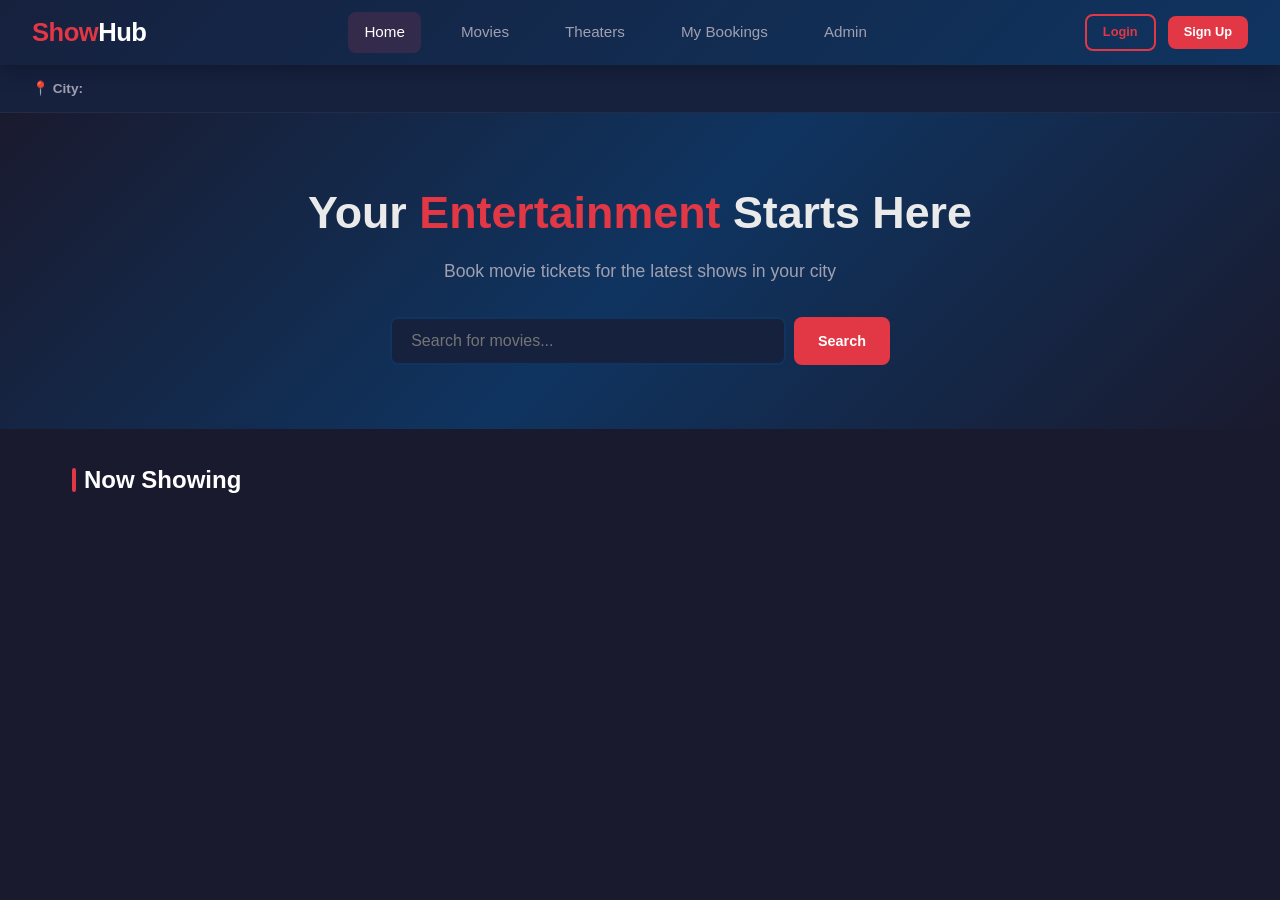
<file: index.html>
<!doctype html>
<html lang="en">
  <head>
    <meta charset="UTF-8" />
    <meta name="viewport" content="width=device-width, initial-scale=1.0" />
    <title>ShowHub</title>
    <link rel="stylesheet" href="css/style.css" />
  </head>
  <body>
    
    <nav class="navbar">
      <a href="index.html" class="logo">Show<span>Hub</span></a>
      <div class="nav-links">
        <a href="index.html" class="active">Home</a>
        <a href="pages/movies.html">Movies</a>
        <a href="pages/theaters.html">Theaters</a>
        <a href="pages/bookings.html">My Bookings</a>
        <a href="pages/admin.html">Admin</a>
      </div>
      <div class="nav-user" id="nav-user"></div>
    </nav>

    <!-- CITY BAR -->
    <div class="city-bar" id="city-bar">
      <span
        style="color: var(--text-muted); font-size: 0.85rem; font-weight: 600"
        >📍 City:</span
      >
    </div>

    <!-- HERO -->
    <section class="hero">
      <h1>Your <span>Entertainment</span> Starts Here</h1>
      <p>Book movie tickets for the latest shows in your city</p>
      <div class="search-bar">
        <input
          type="text"
          id="search-input"
          placeholder="Search for movies..."
          oninput="searchMovies()"
        />
        <button class="btn btn-primary" onclick="searchMovies()">Search</button>
      </div>
    </section>

    <!-- MOVIES SECTION -->
    <div class="container">
      <h2 class="section-title">Now Showing</h2>
      <div class="grid grid-4" id="movies-grid"></div>
    </div>

    <script src="js/api.js"></script>
    <script src="js/utils.js"></script>
    <script>


window.addEventListener("load", () => { 
  const params = new URLSearchParams(window.location.search);

    const email = params.get("email");
    const name = params.get("name");

    if (email && name) {

        const user = {
            email: email,
            name: name
        };

        setLoggedInUser(user);

        showToast(`Welcome ${name}! 🎉`, "success");

        // साफ URL (remove params)
        window.history.replaceState({}, document.title, "/index.html");
    } 
  const isFromBack = sessionStorage.getItem("cameFromBack");
  if (isFromBack === "true") {
    history.pushState(null, "", location.href);

    window.addEventListener("popstate", () => {
      history.pushState(null, "", location.href);
    });

    sessionStorage.removeItem("cameFromBack");
  }
});

      let allMovies = [];

      
async function loadCities() {
  try {
    const cities = await CityAPI.getAll();
    const bar = document.getElementById("city-bar");

    const savedCityId = sessionStorage.getItem("selectedCityId");

    let selectedCityId = savedCityId || 0; 

    cities.forEach((city) => {
      const chip = document.createElement("button");

      if (city.id == savedCityId) {
        chip.className = "city-chip active";
      // }else if(!savedCityId && city.id == 0){
      //   chip.className = "city-chip active";
      //   selectedCityId = 0;
      }
      else {
        chip.className = "city-chip";
      }

      chip.textContent = city.name;

      chip.onclick = () => {
        document
          .querySelectorAll(".city-chip")
          .forEach((c) => c.classList.remove("active"));

        chip.classList.add("active");

        sessionStorage.setItem("selectedCityId", city.id);

        showToast(`City: ${city.name}:` , "info");
        // console.log("Selected city ID:", city.id);
        loadMovies(city.id);
      };

      bar.appendChild(chip);
    });

    loadMovies(selectedCityId);

  } catch (e) {
    console.log("No cities loaded yet");
  }
}
     async function loadMovies(cityId) {
  showLoading("movies-grid");

  try {
    
    if (!cityId || cityId == 0) {
      allMovies = await MovieAPI.getAll();
      renderMovies(allMovies);
      return;
    }

    const theaters = await TheaterAPI.getByCity(cityId);

    const movieSet = new Set();
    
    for (const t of theaters) {

    const screens = await ScreenAPI.getByTheater(t.id);


      for (const s of screens) {
       
        const shows = await ShowAPI.getByScreenId(s.id);
console.log("Shows for screen", s.name, ":", shows);
        for (const sh of shows) {
          console.log("Found show:", sh.id, "Movie ID:", sh.movie.id);
          if (sh.movie.id) {
            movieSet.add(sh.movie.id);
          }
        }
      }
    }
    const movieIds = Array.from(movieSet);

    if (movieIds.length === 0) {
      renderMovies([]);
      return;
    }
    const movies = await Promise.all(
      movieIds.map((id) => MovieAPI.getById(id))
    );

    allMovies = movies.filter((m) => m != null);

    renderMovies(allMovies);

  } catch (e) {
    showEmpty(
      "movies-grid",
      "Could not load movies. Server might be down or you are offline."
    );
  }
}

      function renderMovies(movies) {
        const grid = document.getElementById("movies-grid");
        if (movies.length === 0) {
          showEmpty("movies-grid", "No movies found");
          return;
        }
        grid.innerHTML = movies
          .map(
            (m) => `
                <a href="pages/movie-detail.html?id=${m.id}" class="card">
                    <div class="card-img" style="display:flex;align-items:center;justify-content:center;font-size:4rem;background:linear-gradient(135deg, #1a1a2e, #16213e);">
                        <img src="${m.posterUrl || "assets/default-movie.png"}" alt="${m.title}" style="max-width:100%; max-height:100%; border-radius:4px;" />
                    </div>
                    <div class="card-body">
                        <h3>${m.title}</h3>
                        <p>${m.description || ""}</p>
                        <div style="margin-top:0.5rem; display:flex; gap:0.4rem; flex-wrap:wrap;">
                            ${m.genre ? `<span class="badge badge-genre">${m.genre}</span>` : ""}
                            ${m.language ? `<span class="badge badge-lang">${m.language}</span>` : ""}
                            ${m.rating ? `<span class="badge badge-rating">⭐ ${m.rating}</span>` : ""}
                        </div>
                    </div>
                    <div class="card-footer">
                        <span style="font-size:0.8rem;color:var(--text-muted);">${m.durationMinutes ? m.durationMinutes + " min" : ""}</span>
                        <span class="btn btn-sm btn-primary">Book Now</span>
                    </div>
                </a>
            `,
          )
          .join("");
      }

      function searchMovies() {
        const q = document
          .getElementById("search-input")
          .value.toLowerCase()
          .trim();
        if (!q) {
          renderMovies(allMovies);
          return;
        }
        const filtered = allMovies.filter(
          (m) =>
            m.title.toLowerCase().includes(q) ||
            (m.genre && m.genre.toLowerCase().includes(q)) ||
            (m.language && m.language.toLowerCase().includes(q)),
        );
        renderMovies(filtered);
      }

      loadCities();
      // loadMovies();
    </script>
  </body>
</html>
</file>
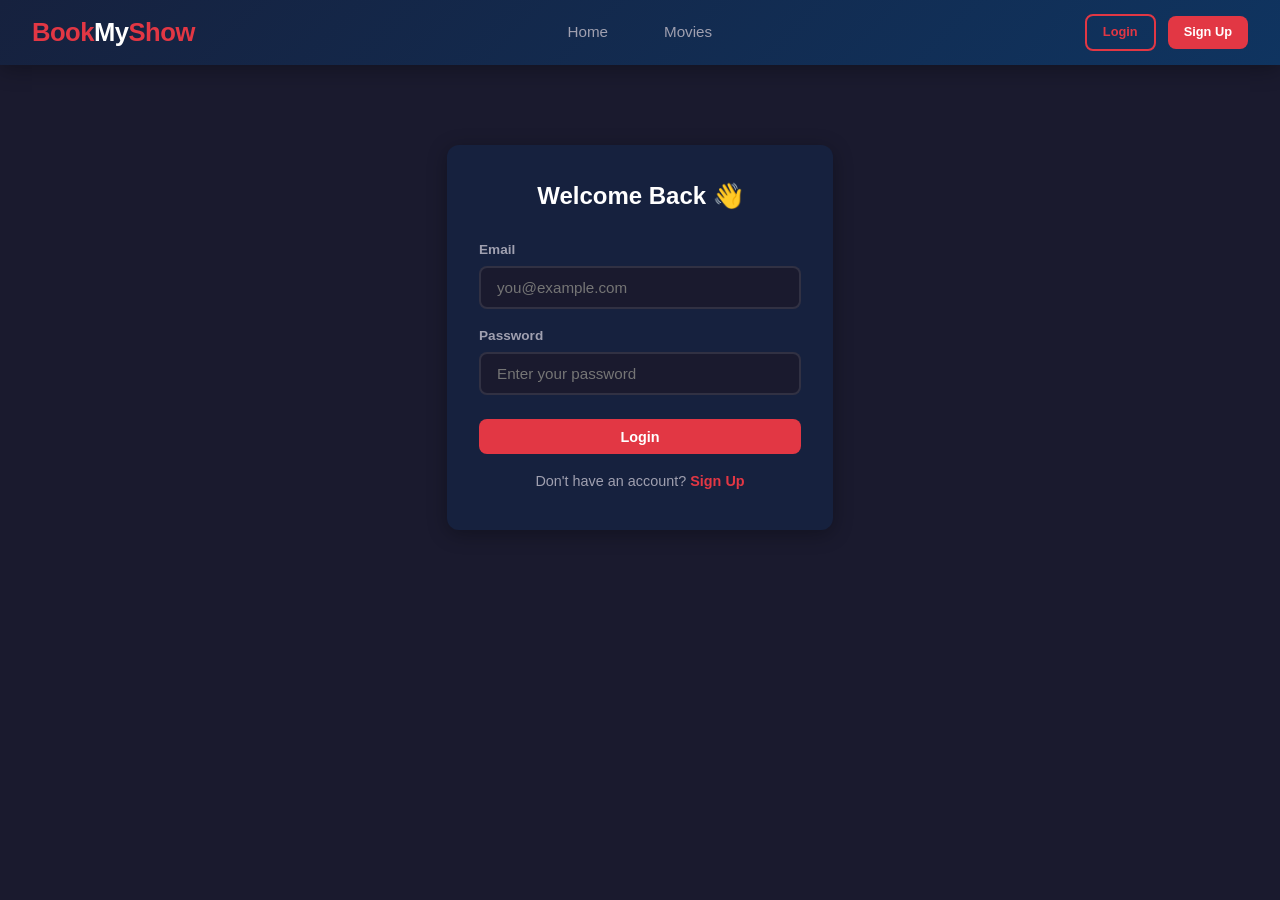
<file: pages/admin-login.html>
<!DOCTYPE html>
<html lang="en">
<head>
    <meta charset="UTF-8">
    <meta name="viewport" content="width=device-width, initial-scale=1.0">
    <title>Admin Login - BookMyShow</title>
    <link rel="stylesheet" href="../css/style.css">
</head>
<body>

    <nav class="navbar">
        <a href="../index.html" class="logo">Book<span>My</span>Show</a>
        <div class="nav-links">
            <a href="../index.html">Home</a>
            <a href="movies.html">Movies</a>
        </div>
        <div class="nav-user" id="nav-user"></div>
    </nav>

    <div class="container" style="max-width: 450px; margin-top: 3rem;">
        <div class="card" style="border:none;">
            <div class="card-body" style="padding: 2rem;">
                <h2 style="text-align:center; margin-bottom: 1.5rem; color: var(--white);">Welcome Back 👋</h2>
                <form id="login-form" onsubmit="handleLogin(event)">
                    <div class="form-group">
                        <label>Email</label>
                        <input type="email" id="email" placeholder="you@example.com" required>
                    </div>
                    <div class="form-group">
                        <label>Password</label>
                        <input type="password" id="password" placeholder="Enter your password" required>
                    </div>
                    <button type="submit" class="btn btn-primary btn-block" style="margin-top: 0.5rem;">Login</button>
                </form>
                <p style="text-align: center; margin-top: 1rem; color: var(--text-muted); font-size: 0.9rem;">
                    Don't have an account? <a href="register.html" style="color: var(--primary); font-weight:600;">Sign Up</a>
                </p>
            </div>
        </div>
    </div>

    <script src="../js/api.js"></script>
    <script src="../js/utils.js"></script>
    <script>
        async function handleLogin(e) {
            e.preventDefault();
            const data = {
                email: document.getElementById('email').value,
                password: document.getElementById('password').value
            };
            try {
                if (getLoggedInUser() != null) {
                    logout();
                }
                const admin = await AdminAPI.login(data);
                setLoggedInAdmin(admin);
                showToast(`Welcome back, ${
                    admin.name}!`, 'success');
                setTimeout(() => window.location.href = 'admin.html', 700);
            } catch (err) {
                showToast(err.message, 'error');
            }
        }
    </script>
</body>
</html>
</file>
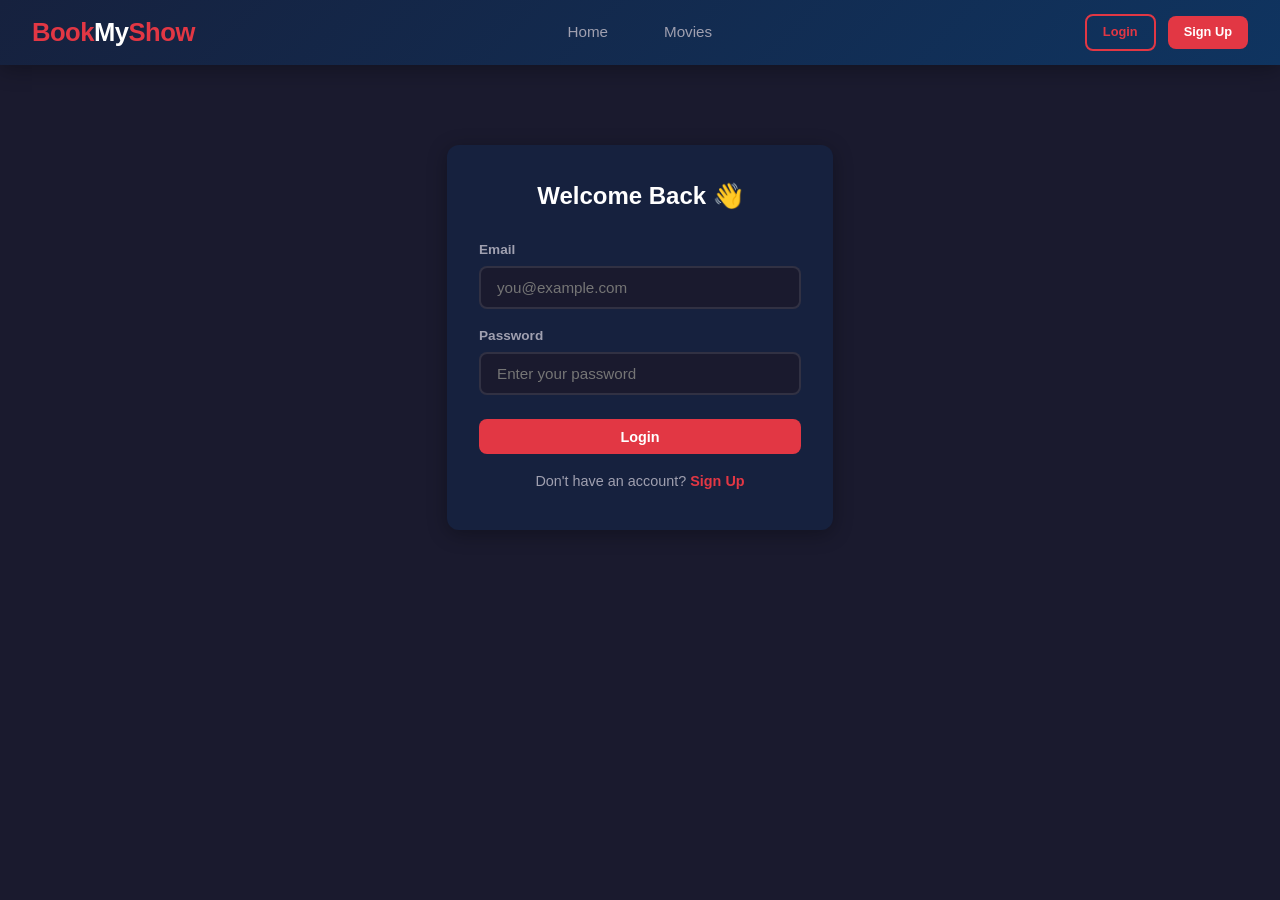
<file: pages/admin.html>
<script>
  let admin = null;
let adminTheaters = [];
console.log("Admin theaters:", adminTheaters);
   function checkAdminAuth() {
    const admin = getLoggedInAdmin();

    if (!admin) {
        showToast("Please login as admin", "error");

        setTimeout(() => {
            window.location.href = "admin-login.html"; 
        }, 500);

        return false;
    }
    adminTheaters=TheaterAPI.getByAdmin(admin.id);
    console.log("Admin theaters:", adminTheaters);
    return true;
}
</script>
<!DOCTYPE html>
<html lang="en">
<head>
    <meta charset="UTF-8">
    <meta name="viewport" content="width=device-width, initial-scale=1.0">
    <title>Admin - ShowHub</title>
    <link rel="stylesheet" href="../css/style.css">
</head>
<body>

    <nav class="navbar">
        <a href="../index.html" class="logo">Show<span>Hub</span></a>
        <div class="nav-links">
            <a href="../index.html">Home</a>
            <a href="movies.html">Movies</a>
            <a href="theaters.html">Theaters</a>
            <a href="bookings.html">My Bookings</a>
            <a href="admin.html" class="active">Admin</a>
        </div>
        <div class="nav-user" id="nav-user"></div>
    </nav>

    <div class="container">
        <h2 class="section-title">Admin Panel</h2>

        
        <div class="tabs">
           
            <button class="tab" onclick="switchTab('screens', this)">Screens</button>
            <button class="tab" onclick="switchTab('seats', this)">Seats</button>
            <button class="tab" onclick="switchTab('shows', this)">Shows</button>
        </div>

      
        <div id="tab-screens" class="tab-content" style="display:none;">
            <div style="display:flex; gap:1rem; margin-bottom:1.5rem; flex-wrap:wrap; align-items:flex-end;">
                <div class="form-group" style="flex:1;min-width:150px;margin:0;">
                    <label>Screen Name</label>
                    <input type="text" id="screen-name" placeholder="Screen 1">
                </div>
                <div class="form-group" style="flex:1;min-width:100px;margin:0;">
                    <label>Total Seats</label>
                    <input type="number" id="screen-seats" placeholder="100">
                </div>
                <div class="form-group" style="flex:1;min-width:100px;margin:0;">
                    <label>Total Rows</label>
                    <input type="number" id="screen-rows" placeholder="10">
                </div>
                <div class="form-group" style="flex:1;min-width:100px;margin:0;">
                    <label>Total Column</label>
                    <input type="number" id="screen-column" placeholder="10">
                </div>
                <div class="form-group" style="flex:1;min-width:100px;margin:0;">
                    <label>VIP Seats</label>
                    <input type="number" id="screen-vip" placeholder="10">
                </div>
                <div class="form-group" style="flex:1;min-width:100px;margin:0;">
                    <label>PREMIUM Seats</label>
                    <input type="number" id="screen-premium" placeholder="10">
                </div>
                <div class="form-group" style="flex:1;min-width:100px;margin:0;">
                    <label>REGULAR Seats</label>
                    <input type="number" id="screen-regular" placeholder="10">
                </div>

                <div class="form-group" style="flex:1;min-width:150px;margin:0;">
                    <label>Theater</label>
                    <select id="screen-theater"></select>
                </div>
                <button class="btn btn-primary" onclick="addScreen()">Add Screen</button>
            </div>
            <div id="screens-table"></div>
        </div>

        <div id="tab-seats" class="tab-content" style="display:none;">
            <div style="display:flex; gap:1rem; margin-bottom:1rem; flex-wrap:wrap; align-items:flex-end;">
                <div class="form-group" style="flex:1;min-width:120px;margin:0;">
                    <label>Screen</label>
                    <select id="seat-screen" onchange="loadSeatsForScreen()"></select>
                </div>
                <div class="form-group" style="flex:1;min-width:80px;margin:0;">
                    <label>Row (e.g. A)</label>
                    <input type="text" id="seat-row" placeholder="A" maxlength="2">
                </div>
                <div class="form-group" style="flex:1;min-width:60px;margin:0;">
                    <label>From Col</label>
                    <input type="number" id="seat-col-from" placeholder="1" min="1">
                </div>
                <div class="form-group" style="flex:1;min-width:60px;margin:0;">
                    <label>To Col</label>
                    <input type="number" id="seat-col-to" placeholder="10" min="1">
                </div>
                <div class="form-group" style="flex:1;min-width:100px;margin:0;">
                    <label>Type</label>
                    <select id="seat-type">
                        <option value="REGULAR">REGULAR</option>
                        <option value="PREMIUM">PREMIUM</option>
                        <option value="VIP">VIP</option>
                    </select>
                </div>
                <button class="btn btn-primary" onclick="addSeats()">Add Seats</button>
            </div>
            <p style="color:var(--text-muted);font-size:0.8rem;margin-bottom:1rem;">💡 This will create seats from col "From" to col "To" for the given row (e.g. A1, A2...A10)</p>
            <div id="seats-table"></div>
        </div>

        <div id="tab-shows" class="tab-content" style="display:none;">
            <div style="display:flex; gap:1rem; margin-bottom:1.5rem; flex-wrap:wrap; align-items:flex-end;">
                <div class="form-group" style="flex:1;min-width:150px;margin:0;">
                    <label>Movie</label>
                    <select id="show-movie"></select>
                </div>
                <div class="form-group" style="flex:1;min-width:150px;margin:0;">
                    <label>Screen</label>
                    <select id="show-screen"></select>
                </div>
                <div class="form-group" style="flex:1;min-width:120px;margin:0;">
                    <label>Date</label>
                    <input type="date" id="show-date">
                </div>
                <div class="form-group" style="flex:1;min-width:100px;margin:0;">
                    <label>Start Time</label>
                    <input type="time" id="show-start">
                </div>
                <div class="form-group" style="flex:1;min-width:100px;margin:0;">
                    <label>End Time</label>
                    <input type="time" id="show-end">
                </div>
                <div class="form-group" style="flex:1;min-width:80px;margin:0;">
                    <label>VIP Ticket Price (₹)</label>
                    <input type="number" id="vip-show-price" placeholder="250">
                </div>
                <div class="form-group" style="flex:1;min-width:80px;margin:0;">
                    <label>PREMIUM Ticket Price (₹)</label>
                    <input type="number" id="premium-show-price" placeholder="350">
                </div>
                <div class="form-group" style="flex:1;min-width:80px;margin:0;">
                    <label>REGULAR Ticket Price (₹)</label>
                    <input type="number" id="regular-show-price" placeholder="200">
                </div>
                <button class="btn btn-primary" onclick="addShow()">Add Show</button>
            </div>
            <div id="shows-table"></div>
        </div>
    </div>

    <script src="../js/api.js"></script>
    <script src="../js/utils.js"></script>
    <script>
        // ===== TAB SWITCHING =====
        function switchTab(tab, el) {
            document.querySelectorAll('.tab-content').forEach(t => t.style.display = 'none');
            document.querySelectorAll('.tab').forEach(t => t.classList.remove('active'));
            document.getElementById('tab-' + tab).style.display = 'block';
            el.classList.add('active');
        }

        
       async function init() {
    admin = getLoggedInAdmin();

    let theaters = await TheaterAPI.getAll();
    adminTheaters = theaters.filter(t => t.admin?.id === admin.id);
    const screenTheater = document.getElementById('screen-theater');
        if (screenTheater) {
            screenTheater.innerHTML =
                '<option value="">Select Theater</option>' +
                adminTheaters.map(t => `<option value="${t.id}">${t.name}</option>`).join('');
        }
    await Promise.all([
        loadScreens(),
        loadShows(),
        loadMoviesDropdown() // only for show dropdown
    ]);
}

async function loadMoviesDropdown() {
    try {
        const movies = await MovieAPI.getAll();

        console.log("Movies:", movies); // debug

        const movieSelect = document.getElementById('show-movie');

        if (!movieSelect) return;

        movieSelect.innerHTML =
            '<option value="">Select Movie</option>' +
            movies.map(m => `<option value="${m.id}">${m.title}</option>`).join('');

    } catch (e) {
        console.log("Error loading movies", e);
    }
}
        
        async function loadTheaters() {
            try {
               const admin = getLoggedInAdmin();
let theaters = await TheaterAPI.getAll();

theaters = theaters.filter(t => t.admin?.id === admin.id);
                let html = '<table class="data-table"><thead><tr><th>ID</th><th>Name</th><th>Address</th><th>City</th></tr></thead><tbody>';
                theaters.forEach(t => html += `<tr><td>${t.id}</td><td>${t.name}</td><td>${t.address || ''}</td><td>${t.city?.name || ''}</td></tr>`);
                html += '</tbody></table>';
                document.getElementById('theaters-table').innerHTML = theaters.length ? html : '<div class="empty-state"><p>No theaters added yet</p></div>';

                // dropdown for screens
                const screenTheater = document.getElementById('screen-theater');
                if (screenTheater) {
                    screenTheater.innerHTML = '<option value="">Select Theater</option>' + theaters.map(t => `<option value="${t.id}">${t.name} (${t.city?.name || ''})</option>`).join('');
                }
            } catch (e) { console.log('Error loading theaters'); }
        }

        

    async function loadScreens() {
    try {
        let screens = await ScreenAPI.getAll();

        console.log("All screens:", screens);

        screens = screens.filter(s =>
            adminTheaters.some(t => t.id === s.theatre?.id || t.id === s.theater?.id)
        );

        console.log("Filtered screens:", screens);

        let html = '<table class="data-table"><thead><tr><th>ID</th><th>Name</th><th>Seats</th><th>Theater</th></tr></thead><tbody>';

        screens.forEach(s => html += `
            <tr>
                <td>${s.id}</td>
                <td>${s.name}</td>
                <td>${s.totalSeats || ''}</td>
                <td>${s.theatre?.name || s.theater?.name || ''}</td>
            </tr>
        `);

        html += '</tbody></table>';

        document.getElementById('screens-table').innerHTML =
            screens.length ? html : '<div class="empty-state"><p>No screens</p></div>';

        const opts = '<option value="">Select Screen</option>' +
            screens.map(s => `<option value="${s.id}">${s.name}</option>`).join('');

        document.getElementById('seat-screen').innerHTML = opts;
        document.getElementById('show-screen').innerHTML = opts;

    } catch (e) {
        console.log("Error loading screens", e);
    }
}
      async function addScreen() {
    
const theaterId = Number(document.getElementById('screen-theater').value);
    const allowed = adminTheaters.some(t => t.id === theaterId);

    if (!allowed) {
        showToast("You can only use your own theater", "error");
        return;
    }

    const data = {
        name: document.getElementById('screen-name').value.trim(),
        totalSeats: parseInt(document.getElementById('screen-seats').value),
        rows: parseInt(document.getElementById('screen-rows').value),
        columns: parseInt(document.getElementById('screen-column').value),
        vipCount: parseInt(document.getElementById('screen-vip').value),
        premiumCount: parseInt(document.getElementById('screen-premium').value),
        regularCount: parseInt(document.getElementById('screen-regular').value),
        theaterId: theaterId
    };
    console.log(typeof data.totalSeats, typeof data.rows, typeof data.columns, typeof data.vipCount, typeof data.premiumCount, typeof data.regularCount, typeof data.theaterId);
console.log(data.totalSeats+" "+data.rows+" "+data.columns);
    if (
    !data.name ||
    !data.theaterId ||
    isNaN(data.totalSeats) ||
    isNaN(data.rows) ||
    isNaN(data.columns)||
    isNaN(data.vipCount) ||
    isNaN(data.premiumCount) ||
    isNaN(data.regularCount) 
) {

        showToast('Fill all fields', 'error');
        return;
    }

    try {
        await ScreenAPI.add(data);
        showToast('Screen added!', 'success');
        loadScreens();
    } catch (e) {
        showToast(e.message, 'error');
    }
}
   
        async function loadSeatsForScreen() {
            const screenId = document.getElementById('seat-screen').value;
            if (!screenId) { document.getElementById('seats-table').innerHTML = ''; return; }
            try {
                const seats = await SeatAPI.getByScreen(screenId);
                let html = '<table class="data-table"><thead><tr><th>ID</th><th>Seat #</th><th>Row</th><th>Col</th><th>Type</th></tr></thead><tbody>';
                seats.forEach(s => html += `<tr><td>${s.id}</td><td>${s.seatNumber}</td><td>${s.row || ''}</td><td>${s.col || ''}</td><td>${s.seatType || ''}</td></tr>`);
                html += '</tbody></table>';
                document.getElementById('seats-table').innerHTML = seats.length ? html : '<div class="empty-state"><p>No seats for this screen</p></div>';
            } catch (e) { document.getElementById('seats-table').innerHTML = ''; }
        }

        async function addSeats() {
            const screenId = parseInt(document.getElementById('seat-screen').value);
            const row = document.getElementById('seat-row').value.trim().toUpperCase();
            const from = parseInt(document.getElementById('seat-col-from').value);
            const to = parseInt(document.getElementById('seat-col-to').value);
            const seatType = document.getElementById('seat-type').value;

            if (!screenId || !row || !from || !to) { showToast('Fill all seat fields', 'error'); return; }
            if (from > to) { showToast('From col must be <= To col', 'error'); return; }

            try {
                for (let col = from; col <= to; col++) {
                    await SeatAPI.add({
                        seatNumber: row + col,
                        row: row,
                        col: col,
                        seatType: seatType,
                        screenId: screenId
                    });
                }
                showToast(`Added seats ${row}${from} to ${row}${to}!`, 'success');
                loadSeatsForScreen();
            } catch (e) { showToast(e.message, 'error'); }
        }

        // ===== SHOWS =====
    async function loadShows() {
    try {
        let shows = await ShowAPI.getAll();

        shows = shows.filter(s =>
            adminTheaters.some(t => t.id === s.screen?.theatre?.id || t.id === s.screen?.theater?.id)
        );

        let html = '<table class="data-table"><thead><tr><th>ID</th><th>Movie</th><th>Screen</th><th>Date</th><th>Time</th><th>Price</th></tr></thead><tbody>';

        shows.forEach(s => html += `
            <tr>
                <td>${s.id}</td>
                <td>${s.movie?.title || ''}</td>
                <td>${s.screen?.name || ''} (${s.screen?.theatre?.name || s.screen?.theater?.name || ''})</td>
                <td>${s.showDate}</td>
                <td>${s.startTime}</td>
                <td>₹${s.ticketPrice || 0}</td>
            </tr>
        `);

        html += '</tbody></table>';

        document.getElementById('shows-table').innerHTML =
            shows.length ? html : '<div class="empty-state"><p>No shows</p></div>';

    } catch (e) {
        console.log("Error loading shows", e);
    }
}        async function addShow() {
    const date = document.getElementById('show-date').value;
const start = document.getElementById('show-start').value;
const end = document.getElementById('show-end').value;
            const data = {
                movieId: parseInt(document.getElementById('show-movie').value),
                screenId: parseInt(document.getElementById('show-screen').value),
                showDate: date,
                startTime: date + "T"+start+":00",
                endTime: date + "T"+end+":00" || null,
                vipPrice: parseFloat(document.getElementById('vip-show-price').value) ,
                premiumPrice: parseFloat(document.getElementById('premium-show-price').value),
                regularPrice: parseFloat(document.getElementById('regular-show-price').value)
            };
            if (!data.movieId || !data.screenId || !data.showDate || !data.startTime) {
                showToast('Fill movie, screen, date and start time', 'error'); return;
            }
            try {
                await ShowAPI.add(data);
                showToast('Show added!', 'success');
                ['show-date','show-start','show-end','vip-show-price','premium-show-price','regular-show-price'].forEach(id => document.getElementById(id).value = '');
                loadShows();
            } catch (e) { showToast(e.message, 'error'); }
        }
if (checkAdminAuth()) {
    init();
}
    </script>
</body>
</html>
</file>
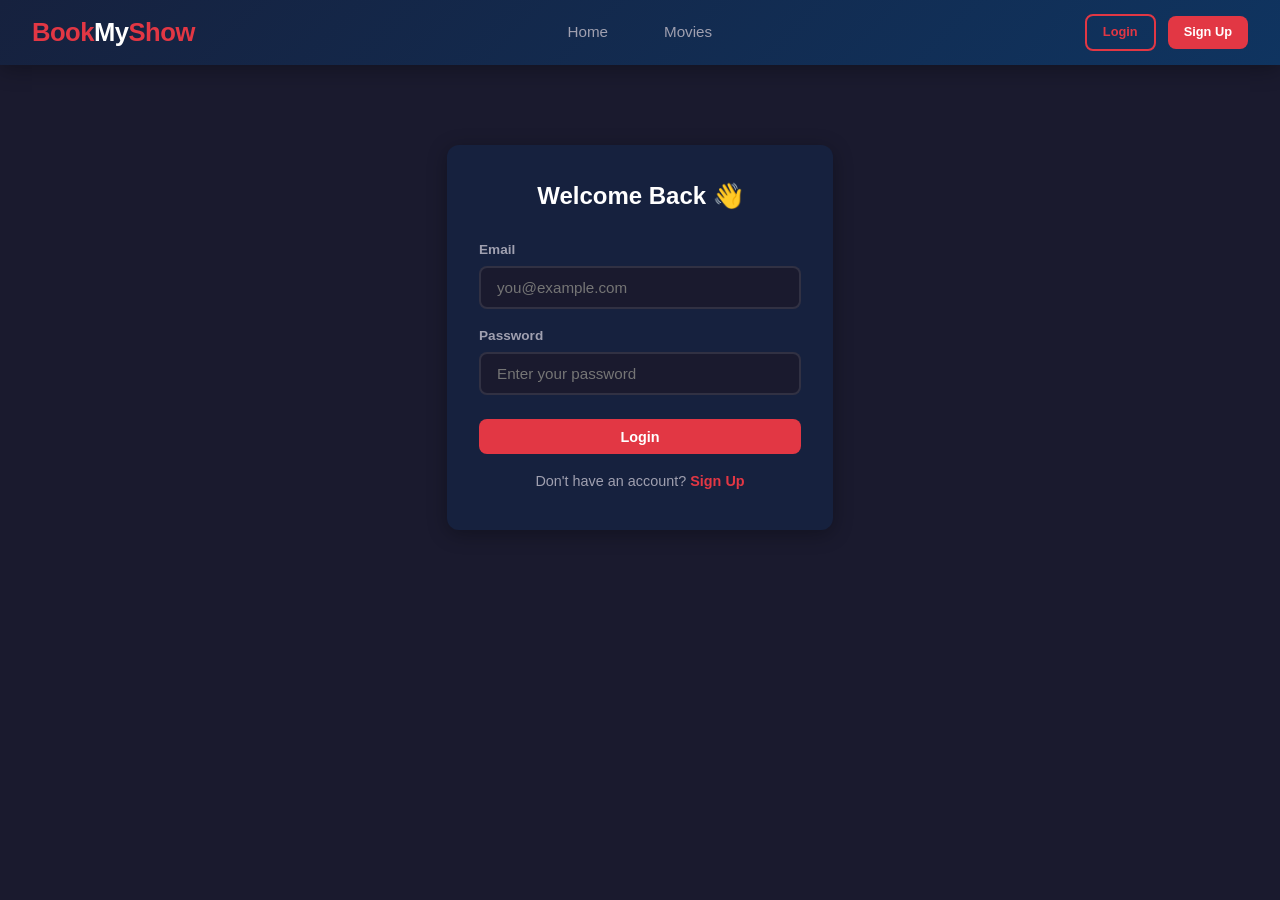
<file: pages/adminold.html>
<script>
   function checkAdminAuth() {
    const admin = getLoggedInAdmin();

    if (!admin) {
        showToast("Please login as admin", "error");

        setTimeout(() => {
            window.location.href = "admin-login.html"; 
        }, 500);

        return false;
    }

    return true;
}
</script>
<!DOCTYPE html>
<html lang="en">
<head>
    <meta charset="UTF-8">
    <meta name="viewport" content="width=device-width, initial-scale=1.0">
    <title>Admin - BookMyShow</title>
    <link rel="stylesheet" href="../css/style.css">
</head>
<body>

    <nav class="navbar">
        <a href="../index.html" class="logo">Book<span>My</span>Show</a>
        <div class="nav-links">
            <a href="../index.html">Home</a>
            <a href="movies.html">Movies</a>
            <a href="theaters.html">Theaters</a>
            <a href="bookings.html">My Bookings</a>
            <a href="admin.html" class="active">Admin</a>
        </div>
        <div class="nav-user" id="nav-user"></div>
    </nav>

    <div class="container">
        <h2 class="section-title">Admin Panel</h2>

        <!-- TABS -->
        <div class="tabs">
            <!-- <button class="tab active" onclick="switchTab('cities', this)">Cities</button>
            <button class="tab" onclick="switchTab('movies', this)">Movies</button>
            <button class="tab" onclick="switchTab('theaters', this)">Theaters</button> -->
            <button class="tab" onclick="switchTab('screens', this)">Screens</button>
            <button class="tab" onclick="switchTab('seats', this)">Seats</button>
            <button class="tab" onclick="switchTab('shows', this)">Shows</button>
        </div>

        <!-- ===== CITIES TAB ===== -->
        <!-- <div id="tab-cities" class="tab-content">
            <div style="display:flex; gap:1rem; margin-bottom:1.5rem; flex-wrap:wrap; align-items:flex-end;">
                <div class="form-group" style="flex:1;min-width:150px;margin:0;">
                    <label>City Name</label>
                    <input type="text" id="city-name" placeholder="Mumbai">
                </div>
                <div class="form-group" style="flex:1;min-width:150px;margin:0;">
                    <label>State</label>
                    <input type="text" id="city-state" placeholder="Maharashtra">
                </div>
                <button class="btn btn-primary" onclick="addCity()">Add City</button>
            </div>
            <div id="cities-table"></div>
        </div>

        
        <div id="tab-movies" class="tab-content" style="display:none;">
            <div style="display:flex; gap:1rem; margin-bottom:1.5rem; flex-wrap:wrap; align-items:flex-end;">
                <div class="form-group" style="flex:1;min-width:150px;margin:0;">
                    <label>Title</label>
                    <input type="text" id="movie-title" placeholder="Movie title">
                </div>
                <div class="form-group" style="flex:1;min-width:150px;margin:0;">
                    <label>Genre</label>
                    <input type="text" id="movie-genre" placeholder="Action">
                </div>
                <div class="form-group" style="flex:1;min-width:100px;margin:0;">
                    <label>Language</label>
                    <input type="text" id="movie-language" placeholder="Hindi">
                </div>
                <div class="form-group" style="flex:1;min-width:80px;margin:0;">
                    <label>Duration (min)</label>
                    <input type="number" id="movie-duration" placeholder="150">
                </div>
                <div class="form-group" style="flex:1;min-width:80px;margin:0;">
                    <label>Rating</label>
                    <input type="number" step="0.1" id="movie-rating" placeholder="8.5">
                </div>
                <div class="form-group" style="flex:1;min-width:120px;margin:0;">
                    <label>Release Date</label>
                    <input type="date" id="movie-release">
                </div>
            </div>
            <div class="form-group" style="margin-bottom:1rem;">
                <label>Description</label>
                <input type="text" id="movie-desc" placeholder="Short description">
            </div>
            <button class="btn btn-primary" onclick="addMovie()" style="margin-bottom:1.5rem;">Add Movie</button>
            <div id="movies-table"></div>
        </div>

        
        <div id="tab-theaters" class="tab-content" style="display:none;">
            <div style="display:flex; gap:1rem; margin-bottom:1.5rem; flex-wrap:wrap; align-items:flex-end;">
                <div class="form-group" style="flex:1;min-width:150px;margin:0;">
                    <label>Theater Name</label>
                    <input type="text" id="theater-name" placeholder="PVR Cinemas">
                </div>
                <div class="form-group" style="flex:1;min-width:150px;margin:0;">
                    <label>Address</label>
                    <input type="text" id="theater-address" placeholder="Mall Road">
                </div>
                <div class="form-group" style="flex:1;min-width:120px;margin:0;">
                    <label>City</label>
                    <select id="theater-city"></select>
                </div>
                <button class="btn btn-primary" onclick="addTheater()">Add Theater</button>
            </div>
            <div id="theaters-table"></div>
        </div> -->

        <!-- ===== SCREENS TAB ===== -->
        <div id="tab-screens" class="tab-content" style="display:none;">
            <div style="display:flex; gap:1rem; margin-bottom:1.5rem; flex-wrap:wrap; align-items:flex-end;">
                <div class="form-group" style="flex:1;min-width:150px;margin:0;">
                    <label>Screen Name</label>
                    <input type="text" id="screen-name" placeholder="Screen 1">
                </div>
                <div class="form-group" style="flex:1;min-width:100px;margin:0;">
                    <label>Total Seats</label>
                    <input type="number" id="screen-seats" placeholder="100">
                </div>
                <div class="form-group" style="flex:1;min-width:150px;margin:0;">
                    <label>Theater</label>
                    <select id="screen-theater"></select>
                </div>
                <button class="btn btn-primary" onclick="addScreen()">Add Screen</button>
            </div>
            <div id="screens-table"></div>
        </div>

        <!-- ===== SEATS TAB ===== -->
        <div id="tab-seats" class="tab-content" style="display:none;">
            <div style="display:flex; gap:1rem; margin-bottom:1rem; flex-wrap:wrap; align-items:flex-end;">
                <div class="form-group" style="flex:1;min-width:120px;margin:0;">
                    <label>Screen</label>
                    <select id="seat-screen" onchange="loadSeatsForScreen()"></select>
                </div>
                <div class="form-group" style="flex:1;min-width:80px;margin:0;">
                    <label>Row (e.g. A)</label>
                    <input type="text" id="seat-row" placeholder="A" maxlength="2">
                </div>
                <div class="form-group" style="flex:1;min-width:60px;margin:0;">
                    <label>From Col</label>
                    <input type="number" id="seat-col-from" placeholder="1" min="1">
                </div>
                <div class="form-group" style="flex:1;min-width:60px;margin:0;">
                    <label>To Col</label>
                    <input type="number" id="seat-col-to" placeholder="10" min="1">
                </div>
                <div class="form-group" style="flex:1;min-width:100px;margin:0;">
                    <label>Type</label>
                    <select id="seat-type">
                        <option value="REGULAR">REGULAR</option>
                        <option value="PREMIUM">PREMIUM</option>
                        <option value="VIP">VIP</option>
                    </select>
                </div>
                <button class="btn btn-primary" onclick="addSeats()">Add Seats</button>
            </div>
            <p style="color:var(--text-muted);font-size:0.8rem;margin-bottom:1rem;">💡 This will create seats from col "From" to col "To" for the given row (e.g. A1, A2...A10)</p>
            <div id="seats-table"></div>
        </div>

        <!-- ===== SHOWS TAB ===== -->
        <div id="tab-shows" class="tab-content" style="display:none;">
            <div style="display:flex; gap:1rem; margin-bottom:1.5rem; flex-wrap:wrap; align-items:flex-end;">
                <div class="form-group" style="flex:1;min-width:150px;margin:0;">
                    <label>Movie</label>
                    <select id="show-movie"></select>
                </div>
                <div class="form-group" style="flex:1;min-width:150px;margin:0;">
                    <label>Screen</label>
                    <select id="show-screen"></select>
                </div>
                <div class="form-group" style="flex:1;min-width:120px;margin:0;">
                    <label>Date</label>
                    <input type="date" id="show-date">
                </div>
                <div class="form-group" style="flex:1;min-width:100px;margin:0;">
                    <label>Start Time</label>
                    <input type="time" id="show-start">
                </div>
                <div class="form-group" style="flex:1;min-width:100px;margin:0;">
                    <label>End Time</label>
                    <input type="time" id="show-end">
                </div>
                <div class="form-group" style="flex:1;min-width:80px;margin:0;">
                    <label>Ticket Price (₹)</label>
                    <input type="number" id="show-price" placeholder="250">
                </div>
                <button class="btn btn-primary" onclick="addShow()">Add Show</button>
            </div>
            <div id="shows-table"></div>
        </div>
    </div>

    <script src="../js/api.js"></script>
    <script src="../js/utils.js"></script>
    <script>
        // ===== TAB SWITCHING =====
        function switchTab(tab, el) {
            document.querySelectorAll('.tab-content').forEach(t => t.style.display = 'none');
            document.querySelectorAll('.tab').forEach(t => t.classList.remove('active'));
            document.getElementById('tab-' + tab).style.display = 'block';
            el.classList.add('active');
        }

        // ===== CITIES =====
        async function loadCities() {
            try {
                const cities = await CityAPI.getAll();
                // table
                let html = '<table class="data-table"><thead><tr><th>ID</th><th>Name</th><th>State</th></tr></thead><tbody>';
                cities.forEach(c => html += `<tr><td>${c.id}</td><td>${c.name}</td><td>${c.state || ''}</td></tr>`);
                html += '</tbody></table>';
                document.getElementById('cities-table').innerHTML = cities.length ? html : '<div class="empty-state"><p>No cities added yet</p></div>';

                // dropdowns
                const theaterCity = document.getElementById('theater-city');
                if (theaterCity) {
                    theaterCity.innerHTML = '<option value="">Select City</option>' + cities.map(c => `<option value="${c.id}">${c.name}</option>`).join('');
                }
            } catch (e) { console.log('Error loading cities'); }
        }

        async function addCity() {
            const name = document.getElementById('city-name').value.trim();
            const state = document.getElementById('city-state').value.trim();
            if (!name) { showToast('Please enter city name', 'error'); return; }
            try {
                await CityAPI.add({ name, state });
                showToast('City added!', 'success');
                document.getElementById('city-name').value = '';
                document.getElementById('city-state').value = '';
                loadCities();
            } catch (e) { showToast(e.message, 'error'); }
        }

        // ===== MOVIES =====
        async function loadMovies() {
            try {
                const movies = await MovieAPI.getAll();
                let html = '<table class="data-table"><thead><tr><th>ID</th><th>Title</th><th>Genre</th><th>Language</th><th>Duration</th><th>Rating</th><th>Actions</th></tr></thead><tbody>';
                movies.forEach(m => html += `<tr>
                    <td>${m.id}</td><td>${m.title}</td><td>${m.genre || ''}</td>
                    <td>${m.language || ''}</td><td>${m.durationMinutes || ''} min</td>
                    <td>${m.rating || ''}</td>
                    <td><button class="btn btn-sm btn-danger" onclick="deleteMovie(${m.id})">Delete</button></td>
                </tr>`);
                html += '</tbody></table>';
                document.getElementById('movies-table').innerHTML = movies.length ? html : '<div class="empty-state"><p>No movies added yet</p></div>';

                // dropdown for shows
                const showMovie = document.getElementById('show-movie');
                if (showMovie) {
                    showMovie.innerHTML = '<option value="">Select Movie</option>' + movies.map(m => `<option value="${m.id}">${m.title}</option>`).join('');
                }
            } catch (e) { console.log('Error loading movies'); }
        }

        async function addMovie() {
            const data = {
                title: document.getElementById('movie-title').value.trim(),
                genre: document.getElementById('movie-genre').value.trim(),
                language: document.getElementById('movie-language').value.trim(),
                durationMinutes: parseInt(document.getElementById('movie-duration').value) || null,
                rating: parseFloat(document.getElementById('movie-rating').value) || null,
                releaseDate: document.getElementById('movie-release').value || null,
                description: document.getElementById('movie-desc').value.trim()
            };
            if (!data.title) { showToast('Please enter movie title', 'error'); return; }
            try {
                await MovieAPI.add(data);
                showToast('Movie added!', 'success');
                ['movie-title','movie-genre','movie-language','movie-duration','movie-rating','movie-release','movie-desc']
                    .forEach(id => document.getElementById(id).value = '');
                loadMovies();
            } catch (e) { showToast(e.message, 'error'); }
        }

        async function deleteMovie(id) {
            if (!confirm('Delete this movie?')) return;
            try {
                await MovieAPI.delete(id);
                showToast('Movie deleted', 'success');
                loadMovies();
            } catch (e) { showToast(e.message, 'error'); }
        }

        // ===== THEATERS =====
        async function loadTheaters() {
            try {
                const theaters = await TheaterAPI.getAll();
                let html = '<table class="data-table"><thead><tr><th>ID</th><th>Name</th><th>Address</th><th>City</th></tr></thead><tbody>';
                theaters.forEach(t => html += `<tr><td>${t.id}</td><td>${t.name}</td><td>${t.address || ''}</td><td>${t.city?.name || ''}</td></tr>`);
                html += '</tbody></table>';
                document.getElementById('theaters-table').innerHTML = theaters.length ? html : '<div class="empty-state"><p>No theaters added yet</p></div>';

                // dropdown for screens
                const screenTheater = document.getElementById('screen-theater');
                if (screenTheater) {
                    screenTheater.innerHTML = '<option value="">Select Theater</option>' + theaters.map(t => `<option value="${t.id}">${t.name} (${t.city?.name || ''})</option>`).join('');
                }
            } catch (e) { console.log('Error loading theaters'); }
        }

        async function addTheater() {
            const data = {
                name: document.getElementById('theater-name').value.trim(),
                address: document.getElementById('theater-address').value.trim(),
                cityId: parseInt(document.getElementById('theater-city').value)
            };
            if (!data.name || !data.cityId) { showToast('Fill theater name and city', 'error'); return; }
            try {
                await TheaterAPI.add(data);
                showToast('Theater added!', 'success');
                document.getElementById('theater-name').value = '';
                document.getElementById('theater-address').value = '';
                loadTheaters();
            } catch (e) { showToast(e.message, 'error'); }
        }

        // ===== SCREENS =====
        async function loadScreens() {
            try {
                const screens = await ScreenAPI.getAll();
                let html = '<table class="data-table"><thead><tr><th>ID</th><th>Name</th><th>Seats</th><th>Theater</th></tr></thead><tbody>';
                screens.forEach(s => html += `<tr><td>${s.id}</td><td>${s.name}</td><td>${s.totalSeats || ''}</td><td>${s.theater?.name || ''}</td></tr>`);
                html += '</tbody></table>';
                document.getElementById('screens-table').innerHTML = screens.length ? html : '<div class="empty-state"><p>No screens added yet</p></div>';

                // dropdowns
                const opts = '<option value="">Select Screen</option>' + screens.map(s => `<option value="${s.id}">${s.name} — ${s.theater?.name || ''}</option>`).join('');
                ['seat-screen', 'show-screen'].forEach(id => {
                    const el = document.getElementById(id);
                    if (el) el.innerHTML = opts;
                });
            } catch (e) { console.log('Error loading screens'); }
        }

        async function addScreen() {
            const data = {
                name: document.getElementById('screen-name').value.trim(),
                totalSeats: parseInt(document.getElementById('screen-seats').value) || null,
                theaterId: parseInt(document.getElementById('screen-theater').value)
            };
            if (!data.name || !data.theaterId) { showToast('Fill screen name and theater', 'error'); return; }
            try {
                await ScreenAPI.add(data);
                showToast('Screen added!', 'success');
                document.getElementById('screen-name').value = '';
                document.getElementById('screen-seats').value = '';
                loadScreens();
            } catch (e) { showToast(e.message, 'error'); }
        }

        // ===== SEATS =====
        async function loadSeatsForScreen() {
            const screenId = document.getElementById('seat-screen').value;
            if (!screenId) { document.getElementById('seats-table').innerHTML = ''; return; }
            try {
                const seats = await SeatAPI.getByScreen(screenId);
                let html = '<table class="data-table"><thead><tr><th>ID</th><th>Seat #</th><th>Row</th><th>Col</th><th>Type</th></tr></thead><tbody>';
                seats.forEach(s => html += `<tr><td>${s.id}</td><td>${s.seatNumber}</td><td>${s.row || ''}</td><td>${s.col || ''}</td><td>${s.seatType || ''}</td></tr>`);
                html += '</tbody></table>';
                document.getElementById('seats-table').innerHTML = seats.length ? html : '<div class="empty-state"><p>No seats for this screen</p></div>';
            } catch (e) { document.getElementById('seats-table').innerHTML = ''; }
        }

        async function addSeats() {
            const screenId = parseInt(document.getElementById('seat-screen').value);
            const row = document.getElementById('seat-row').value.trim().toUpperCase();
            const from = parseInt(document.getElementById('seat-col-from').value);
            const to = parseInt(document.getElementById('seat-col-to').value);
            const seatType = document.getElementById('seat-type').value;

            if (!screenId || !row || !from || !to) { showToast('Fill all seat fields', 'error'); return; }
            if (from > to) { showToast('From col must be <= To col', 'error'); return; }

            try {
                for (let col = from; col <= to; col++) {
                    await SeatAPI.add({
                        seatNumber: row + col,
                        row: row,
                        col: col,
                        seatType: seatType,
                        screenId: screenId
                    });
                }
                showToast(`Added seats ${row}${from} to ${row}${to}!`, 'success');
                loadSeatsForScreen();
            } catch (e) { showToast(e.message, 'error'); }
        }

        // ===== SHOWS =====
        async function loadShows() {
            try {
                const shows = await ShowAPI.getAll();
                let html = '<table class="data-table"><thead><tr><th>ID</th><th>Movie</th><th>Screen</th><th>Date</th><th>Time</th><th>Price</th></tr></thead><tbody>';
                shows.forEach(s => html += `<tr><td>${s.id}</td><td>${s.movie?.title || ''}</td><td>${s.screen?.name || ''} (${s.screen?.theater?.name || ''})</td><td>${s.showDate}</td><td>${s.startTime}-${s.endTime || ''}</td><td>₹${s.ticketPrice || 0}</td></tr>`);
                html += '</tbody></table>';
                document.getElementById('shows-table').innerHTML = shows.length ? html : '<div class="empty-state"><p>No shows added yet</p></div>';
            } catch (e) { console.log('Error loading shows'); }
        }

        async function addShow() {
            const data = {
                movieId: parseInt(document.getElementById('show-movie').value),
                screenId: parseInt(document.getElementById('show-screen').value),
                showDate: document.getElementById('show-date').value,
                startTime: document.getElementById('show-start').value,
                endTime: document.getElementById('show-end').value || null,
                ticketPrice: parseFloat(document.getElementById('show-price').value) || 0
            };
            if (!data.movieId || !data.screenId || !data.showDate || !data.startTime) {
                showToast('Fill movie, screen, date and start time', 'error'); return;
            }
            try {
                await ShowAPI.add(data);
                showToast('Show added!', 'success');
                ['show-date','show-start','show-end','show-price'].forEach(id => document.getElementById(id).value = '');
                loadShows();
            } catch (e) { showToast(e.message, 'error'); }
        }

        // ===== INIT =====
        async function init() {
            await Promise.all([loadCities(), loadMovies(), loadTheaters(), loadScreens(), loadShows()]);
        }
       if (checkAdminAuth()) {
    init();
}
    </script>
</body>
</html>
</file>
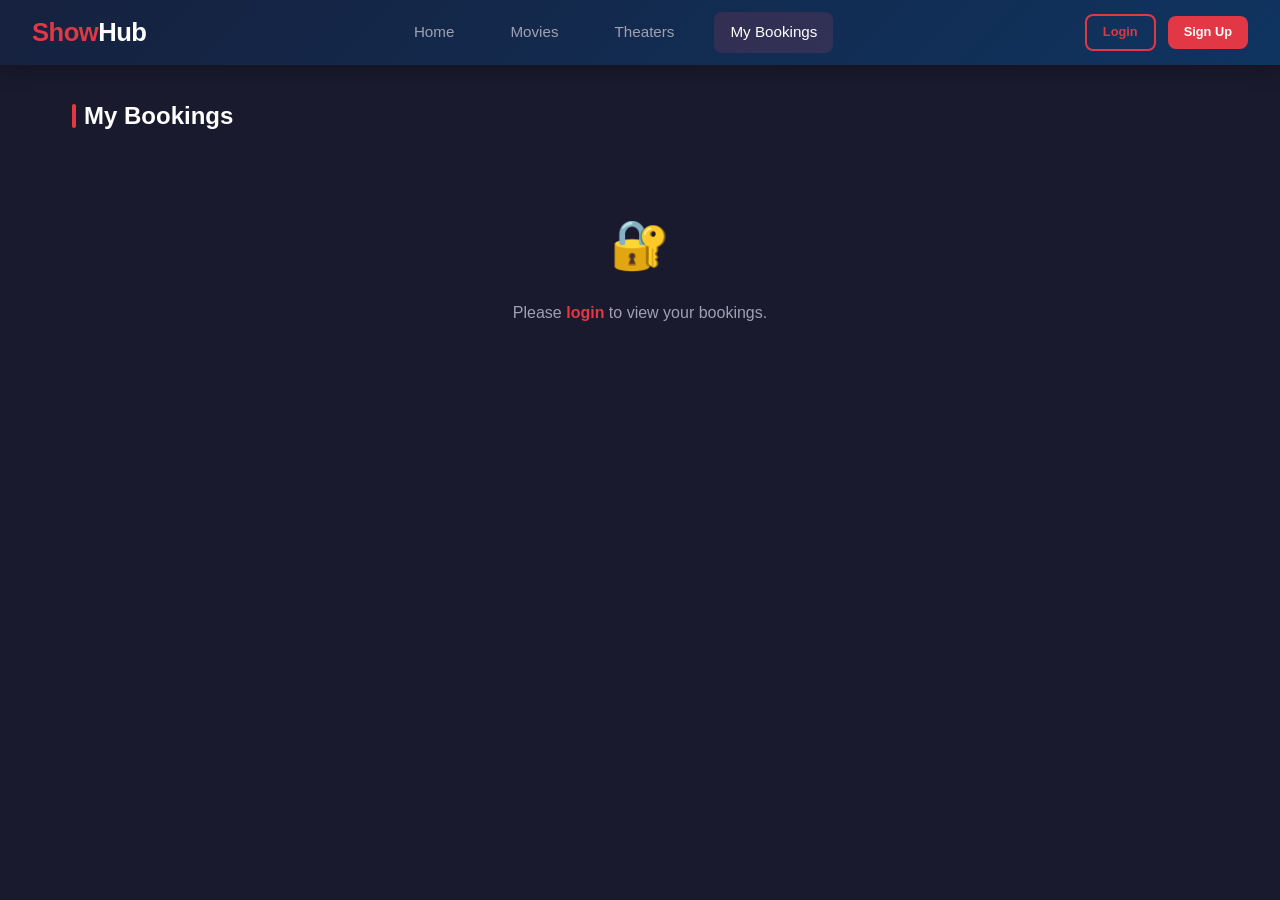
<file: pages/bookings.html>
<!DOCTYPE html>
<html lang="en">
<head>
    <meta charset="UTF-8">
    <meta name="viewport" content="width=device-width, initial-scale=1.0">
    <title>My Bookings - ShowHub</title>
    <link rel="stylesheet" href="../css/style.css">
</head>
<body>

    <nav class="navbar">
        <a href="../index.html" class="logo">Show<span>Hub</span></a>
        <div class="nav-links">
            <a href="../index.html">Home</a>
            <a href="movies.html">Movies</a>
            <a href="theaters.html">Theaters</a>
            <a href="bookings.html" class="active">My Bookings</a>
        </div>
        <div class="nav-user" id="nav-user"></div>
    </nav>

    <div class="container">
        <h2 class="section-title">My Bookings</h2>
        <div id="bookings-list" style="display:flex; flex-direction:column; gap:1rem;"></div>
    </div>

    <script src="../js/api.js"></script>
    <script src="../js/utils.js"></script>
    <script>
        async function loadBookings() {
            const user = getLoggedInUser();
            if (!user) {
                document.getElementById('bookings-list').innerHTML = `
                    <div class="empty-state">
                        <div class="icon">🔐</div>
                        <p>Please <a href="login.html" style="color:var(--primary);font-weight:700;">login</a> to view your bookings.</p>
                    </div>`;
                return;
            }

            showLoading('bookings-list');
            try {
                const bookings = await BookingAPI.getByUser(user.id);
                if (bookings.length === 0) {
                    showEmpty('bookings-list', 'No bookings yet. Go book some movies! 🎬');
                    return;
                }
                console.log(bookings);

                document.getElementById('bookings-list').innerHTML = bookings.map(b => `
                    <div class="card" style="border: ${b.status === 'CANCELLED' ? '1px solid rgba(233,69,96,0.3)' : '1px solid rgba(46,204,113,0.3)'};">
                        <div class="card-body" style="display:flex; justify-content:space-between; align-items:flex-start; flex-wrap:wrap; gap:1rem;">
                            <div>
                                <h3 style="margin-bottom:0.3rem;">🎬 ${b.show?.movie?.title || 'Movie'}</h3>
                                <p style="color:var(--text-muted); font-size:0.85rem;">
                                    
                                    🏛️ ${b.show?.screen?.theater?.name || ''} — ${b.show?.screen?.name || ''}<br>
                                    
                                    📅 ${b.show?.showDate || ''} &nbsp; 🕐 ${b.show?.startTime || ''}<br>
                                   💺 Seats: ${
                            b.showSeats && b.showSeats.length > 0
                                ? b.showSeats.map(ss => 
                         (ss.seat?.seatNumber || '')
          ).join(', ')
        : 'N/A'
}<br>
                                    🕑 Booked: ${b.bookedAt ? new Date(b.bookedAt).toLocaleString() : ''}
                                </p>
                            </div>
                            <div style="text-align:right;">
                                <div style="font-size:1.3rem; font-weight:700; color:${b.status === 'CANCELLED' ? 'var(--accent)' : 'var(--success)'};">
                                    ₹${b.totalAmount || 0}
                                </div>
                                <span class="badge" style="background:${b.status === 'CANCELLED' ? 'rgba(233,69,96,0.2);color:var(--accent)' : 'rgba(46,204,113,0.2);color:var(--success)'};">
                                    ${b.status}
                                </span>
                                ${b.status === 'CONFIRMED' ? `
                                    <br><button class="btn btn-sm btn-danger" style="margin-top:0.5rem;" onclick="cancelBooking(${b.id})">Cancel</button>
                                ` : ''}
                            </div>
                        </div>
                    </div>
                `).join('');
            } catch (e) {
                showEmpty('bookings-list', 'Could not load bookings');
            }
        }

        async function cancelBooking(id) {
            if (!confirm('Are you sure you want to cancel this booking?')) return;
            try {
                await BookingAPI.cancel(id);
                showToast('Booking cancelled', 'success');
                loadBookings();
            } catch (e) {
                showToast(e.message, 'error');
            }
        }

        loadBookings();
    </script>
</body>
</html>
</file>
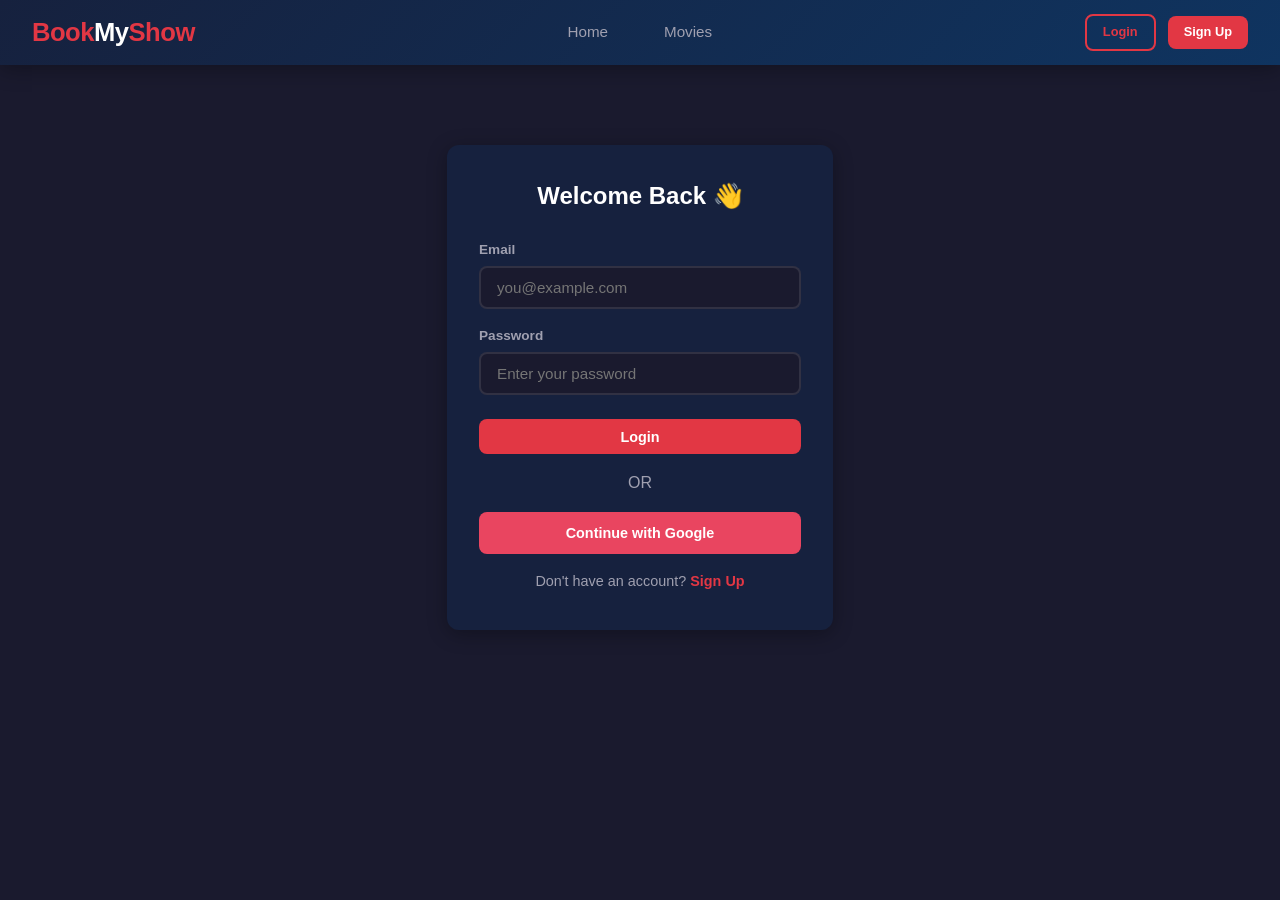
<file: pages/login.html>
<!DOCTYPE html>
<html lang="en">
<head>
    <meta charset="UTF-8">
    <meta name="viewport" content="width=device-width, initial-scale=1.0">
    <title>Login - BookMyShow</title>
    <link rel="stylesheet" href="../css/style.css">
</head>
<body>

    <nav class="navbar">
        <a href="../index.html" class="logo">Book<span>My</span>Show</a>
        <div class="nav-links">
            <a href="../index.html">Home</a>
            <a href="movies.html">Movies</a>
        </div>
        <div class="nav-user" id="nav-user"></div>
    </nav>

    <div class="container" style="max-width: 450px; margin-top: 3rem;">
        <div class="card" style="border:none;">
            <div class="card-body" style="padding: 2rem;">
                <h2 style="text-align:center; margin-bottom: 1.5rem; color: var(--white);">Welcome Back 👋</h2>
                <form id="login-form" onsubmit="handleLogin(event)">
                    <div class="form-group">
                        <label>Email</label>
                        <input type="email" id="email" placeholder="you@example.com" required>
                    </div>
                    <div class="form-group">
                        <label>Password</label>
                        <input type="password" id="password" placeholder="Enter your password" required>
                    </div>
                    <button type="submit" class="btn btn-primary btn-block" style="margin-top: 0.5rem;">Login</button>
                    <div style="text-align:center; margin: 1rem 0; color: var(--text-muted);">OR</div>
                    <a href="http://localhost:8080/oauth2/authorization/google" class="btn btn-danger btn-block">
    Continue with Google
</a>
                </form>
                <p style="text-align: center; margin-top: 1rem; color: var(--text-muted); font-size: 0.9rem;">
                    Don't have an account? <a href="register.html" style="color: var(--primary); font-weight:600;">Sign Up</a>
                </p>
            </div>
        </div>
    </div>

    <script src="../js/api.js"></script>
    <script src="../js/utils.js"></script>
    <script>
        async function handleLogin(e) {
            e.preventDefault();
            const data = {
                email: document.getElementById('email').value,
                password: document.getElementById('password').value
            };
            try {
                const admin = getLoggedInAdmin();
                if (admin!=null) {
                    logoutAdmin();
                }
                const user = await UserAPI.login(data);
                // sessionStorage.setItem("user-email", JSON.stringify(user.email));
                setLoggedInUser(user);
                showToast(`Welcome back, ${user.name}!`, 'success');
                setTimeout(() => window.location.href = '../index.html', 1000);
            } catch (err) {
                showToast(err.message, 'error');
            }
        }
    </script>
</body>
</html>
</file>
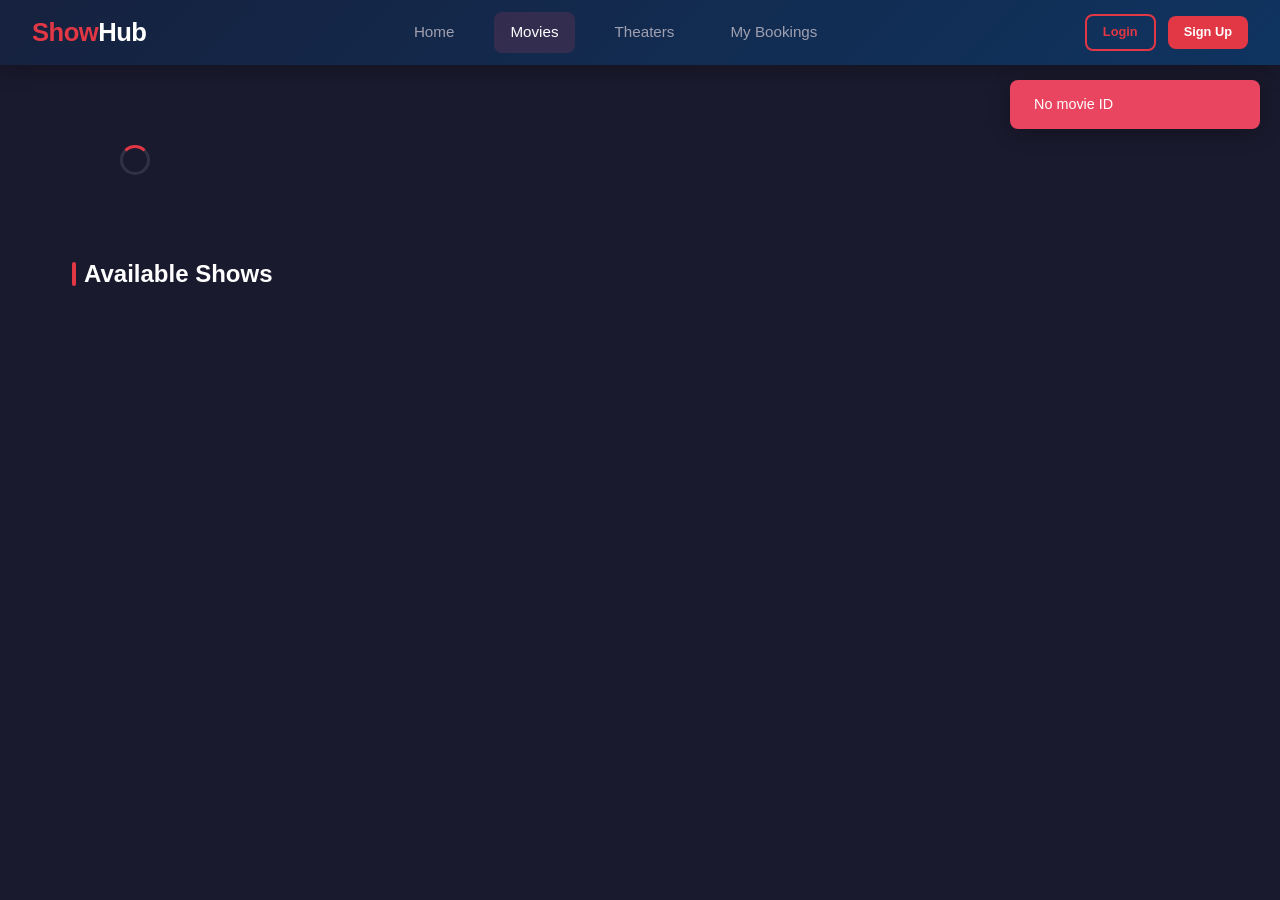
<file: pages/movie-detail.html>
<!DOCTYPE html>
<html lang="en">
<head>
    <meta charset="UTF-8">
    <meta name="viewport" content="width=device-width, initial-scale=1.0">
    <title>Movie - ShowHub</title>
    <link rel="stylesheet" href="../css/style.css">
</head>
<body>

    <nav class="navbar">
        <a href="../index.html" class="logo">Show<span>Hub</span></a>
        <div class="nav-links">
            <a href="../index.html">Home</a>
            <a href="movies.html" class="active">Movies</a>
            <a href="theaters.html">Theaters</a>
            <a href="bookings.html">My Bookings</a>
        </div>
        <div class="nav-user" id="nav-user"></div>
    </nav>

    <div class="container">
       
        <div id="movie-detail" style="display:flex; gap:2rem; margin-bottom:2rem; flex-wrap:wrap;">
            <div class="loading-center"><div class="spinner"></div></div>
        </div>

        <h2 class="section-title">Available Shows</h2>
        <div id="shows-list" style="display:flex; flex-direction:column; gap:1rem;"></div>
    </div>

    <!-- SEAT SELECTION MODAL -->
    <div class="modal-overlay" id="seat-modal">
        <div class="modal" style="max-width:650px;">
            <button class="modal-close" onclick="closeModal('seat-modal')">&times;</button>
            <h2 id="seat-modal-title">Select Seats</h2>
            <div class="screen-label" style="text-align:center;">SCREEN</div>
            <div style="display:flex; justify-content:center;"><div class="screen-indicator"></div></div>
            <div class="seat-map" id="seat-map"></div>
            <div class="seat-legend">
                <div class="seat-legend-item"><div class="seat-legend-box" style="background:var(--bg-light);border:2px solid rgba(255,255,255,0.15);"></div> Available</div>
                <div class="seat-legend-item"><div class="seat-legend-box" style="background:var(--primary);"></div> Selected</div>
                <div class="seat-legend-item"><div class="seat-legend-box" style="background:rgba(255,255,255,0.05);"></div> Booked</div>
            </div>
            <div class="booking-summary" id="booking-summary" style="margin-top:1.5rem; display:none;">
                <h3>Booking Summary</h3>
                <div id="summary-content"></div>
            </div>
            <button class="btn btn-primary btn-block" style="margin-top:1rem;" id="confirm-btn" onclick="confirmBooking()" disabled>Confirm Booking</button>
        </div>
    </div>

    <script src="../js/api.js"></script>
    <script src="../js/utils.js"></script>
    <script src="https://checkout.razorpay.com/v1/checkout.js"></script>
    <script>
        let selectedSeats = [];
        // let total=0;
        window.addEventListener("beforeunload", () => {
  sessionStorage.setItem("cameFromBack", "true");
});
        const params = new URLSearchParams(window.location.search);
        const movieId = params.get('id');
        let currentShow = null;
        let selectedSeatIds = [];
        let availableSeats = [];
        let bookedSeatIds = [];

        async function loadMovie() {
            if (!movieId) { showToast('No movie ID', 'error'); return; }
            try {
                const movie = await MovieAPI.getById(movieId);
                document.title = `${movie.title} - ShowHub`;
                document.getElementById('movie-detail').innerHTML = `
                    <div style="width:220px; height:320px; border-radius:var(--radius); overflow:hidden; flex-shrink:0; display:flex; align-items:center; justify-content:center; font-size:6rem; background:linear-gradient(135deg, #1a1a2e, #16213e);">
                        <img src="${movie.posterUrl || '../assets/default-movie.png'}" alt="${movie.title}" style="width:100%; height:100%; object-fit:cover;" />
                    </div>
                    <div style="flex:1; min-width:250px;">
                        <h1 style="font-size:2rem; margin-bottom:0.5rem;">${movie.title}</h1>
                        <div style="display:flex; gap:0.5rem; flex-wrap:wrap; margin-bottom:1rem;">
                            ${movie.genre ? `<span class="badge badge-genre">${movie.genre}</span>` : ''}
                            ${movie.language ? `<span class="badge badge-lang">${movie.language}</span>` : ''}
                            ${movie.rating ? `<span class="badge badge-rating">⭐ ${movie.rating}</span>` : ''}
                            ${movie.durationMinutes ? `<span class="badge" style="background:rgba(255,255,255,0.1);color:var(--text-muted);">⏱ ${movie.durationMinutes} min</span>` : ''}
                        </div>
                        <p style="color:var(--text-muted); line-height:1.8; margin-bottom:1rem;">${movie.description || 'No description available.'}</p>
                        ${movie.releaseDate ? `<p style="color:var(--text-muted); font-size:0.9rem;">📅 Release: ${movie.releaseDate}</p>` : ''}
                    </div>
                `;
                loadShows();
            } catch (e) {
                document.getElementById('movie-detail').innerHTML = '<div class="empty-state"><p>Movie not found</p></div>';
            }
        }
        function formatTime(dateTime) {
    const d = new Date(dateTime);
    return d.toLocaleTimeString([], { hour: '2-digit', minute: '2-digit' });
}

function formatDate(date) {
    const d = new Date(date);
    return d.toLocaleDateString([], { day: '2-digit', month: 'short' });
}
async function loadShows() {
    showLoading('shows-list');

    try {
        let shows = await ShowAPI.getByMovie(movieId);

        const cid = sessionStorage.getItem("selectedCityId") || 1;
        const theaters = await TheaterAPI.getByCity(cid);

        // filter by city theatres
        shows = shows.filter(s =>
            theaters.some(t => t.id === s.screen?.theatre?.id)
        );

        if (shows.length === 0) {
            showEmpty('shows-list', 'No shows available for this movie');
            return;
        }

        const grouped = {};

        shows.forEach(s => {
            const theatre = s.screen?.theatre;
            if (!theatre) return;

            if (!grouped[theatre.id]) {
                grouped[theatre.id] = {
                    theatre: theatre,
                    shows: []
                };
            }

            grouped[theatre.id].shows.push(s);
        });

        // generate HTML
        const htmlArr = await Promise.all(
            Object.values(grouped).map(async group => {

                const showsHtml = await Promise.all(
                    group.shows.map(async s => {

                        let availableCount = 0;

                        try {
                            const seats = await ShowSeatAPI.getByShow(s.id);
                            availableCount = seats.filter(seat => seat.status === "AVAILABLE").length;
                        } catch (e) {
                            console.log("Seat fetch failed", e);
                        }

                        return `
                            <button class="show-time-btn"
                                onclick='selectShow(${JSON.stringify(s)})'>

                                <div class="screen-name">
                                    🎬 ${s.screen?.name || 'Screen'}
                                </div>

                                <div class="time">
                                    🕐 ${formatTime(s.startTime)}
                                </div>

                                <div class="date">
                                    📅 ${formatDate(s.showDate)}
                                </div>

                                <div style="font-size:0.8rem; color:#4caf50;">
                                    🪑 ${availableCount} seats available
                                </div>

                            </button>
                        `;
                    })
                );

                return `
                    <div class="theatre-block">

                        <div class="theatre-header">
                            <h3>🎭 ${group.theatre.name}</h3>
                            <p class="theatre-address">${group.theatre.address || ''}</p>
                        </div>

                        <div class="show-times">
                            ${showsHtml.join('')}
                        </div>

                    </div>
                `;
            })
        );

        document.getElementById('shows-list').innerHTML = htmlArr.join('');

    } catch (e) {
        console.log(e);
        showEmpty('shows-list', 'Could not load shows');
    }
}

        async function selectShow(show) {
            const user = getLoggedInUser();
            if (!user) {
                showToast('Please login to book tickets', 'error');
                setTimeout(() => window.location.href = 'login.html', 500);
                return;
            }
            currentShow = show;
            // selectedSeatIds = [];
            document.getElementById('seat-modal-title').textContent = `${show.screen?.name || 'Screen'} — ${show.showDate} ${show.startTime}`;
            openModal('seat-modal');
            showLoading('seat-map');

            try {

   
    const showSeats = await ShowSeatAPI.getByShow(show.id);

    // Group seats by row
    const rows = {};

    showSeats.forEach(ss => {
        const seat = ss.seat;

        const r = seat.seatRow || seat.seatNumber?.charAt(0) || '?';

        if (!rows[r]) rows[r] = [];

        rows[r].push({
            ...seat,
            price:ss.price,
            status: ss.status,          // AVAILABLE / LOCKED / BOOKED
            showSeatId: ss.id           
        });
    });

    const mapEl = document.getElementById('seat-map');
    mapEl.innerHTML = '';

    Object.keys(rows).sort().forEach(row => {

        const rowDiv = document.createElement('div');
        rowDiv.className = 'seat-row';
        rowDiv.innerHTML = `<div class="seat-row-label">${row}</div>`;

        rows[row]
            .sort((a, b) => (a.seatCol || 0) - (b.seatCol || 0))
            .forEach(seat => {

                const seatDiv = document.createElement('div');

                let typeClass = '';
                if (seat.seatType === 'VIP') typeClass = ' vip';
                else if (seat.seatType === 'PREMIUM') typeClass = ' premium';

               
                let statusClass = '';
                if (seat.status === 'BOOKED') statusClass = 'booked';
                else if (seat.status === 'LOCKED') statusClass = 'locked';
                else statusClass = 'available';

                seatDiv.className = `seat ${statusClass}${typeClass}`;
                seatDiv.textContent = seat.seatCol || seat.seatNumber;
                seatDiv.dataset.id = seat.showSeatId;

                if (seat.status === 'AVAILABLE') {
                    seatDiv.onclick = () => toggleSeat(seatDiv, seat);
                }

                rowDiv.appendChild(seatDiv);
            });

        mapEl.appendChild(rowDiv);
    });

    updateSummary();

} catch (e) {
    document.getElementById('seat-map').innerHTML =
        '<div class="empty-state"><p>Could not load seats</p></div>';
}
        }

   function toggleSeat(el, seat) {

    if (seat.status !== 'AVAILABLE') return;

    const idx = selectedSeatIds.indexOf(seat.showSeatId);

    if (idx > -1) {
        selectedSeatIds.splice(idx, 1);
        selectedSeats = selectedSeats.filter(s => s.showSeatId !== seat.showSeatId);

        el.classList.remove('selected');
        el.classList.add('available');
    } else {
        selectedSeatIds.push(seat.showSeatId);
        selectedSeats.push(seat);

        el.classList.remove('available');
        el.classList.add('selected');
    }

    updateSummary();
}
function updateSummary() {

    const summaryDiv = document.getElementById('booking-summary');
    const contentDiv = document.getElementById('summary-content');
    const confirmBtn = document.getElementById('confirm-btn');

    if (selectedSeats.length === 0) {
        summaryDiv.style.display = 'none';
        confirmBtn.disabled = true;
        return;
    }

    summaryDiv.style.display = 'block';
    confirmBtn.disabled = false;

    let total = 0;

    selectedSeats.forEach(seat => {
        total += seat.price;
    });

    contentDiv.innerHTML = `
        <div class="summary-row">
            <span>Seats</span>
            <span>${selectedSeats.length} selected</span>
        </div>

        <div class="summary-row">
            <span>Total Amount</span>
            <span>₹${total}</span>
        </div>
    `;
}    
        async function confirmBooking() {

    const user = getLoggedInUser();

    if (!user) {
        showToast('Please login', 'error');
        return;
    }

    if (selectedSeatIds.length === 0) {
        showToast('Select at least one seat', 'error');
        return;
    }

    try {
//  console.log(selectedSeatIds.length);
        await ShowSeatAPI.lockSeats({
            showSeatIds: selectedSeatIds
        });
        // console.log(selectedSeatIds);
        // console.log(user);
        // console.log(user.id+" "+currentShow.id+" "+selectedSeatIds);
        // const booking = await BookingAPI.create({
        //             userId: user.id,
        //             showId: currentShow.id,
        //             showSeatIds: selectedSeatIds
        //         });

       const order= await paymentAPI.processPayment({
            showId: currentShow.id,
            showSeatIds: selectedSeatIds
        });
console.log(order);
       const options = {
            key: "rzp_test_SYZcD6mJV1f24Q",
            amount: order.amount * 100,
            currency: "INR",
            order_id: order.orderId,

handler: async function (response) {

    console.log("Razorpay Response:", response);

    try {
        const res = await fetch("http://localhost:8080/api/payments/verify", {
            method: "POST",
            credentials: "include",
            headers: {
                "Content-Type": "application/json",
            },
            body: JSON.stringify({
                email: user.email,
                razorpayOrderId: response.razorpay_order_id,
                razorpayPaymentId: response.razorpay_payment_id,
                razorpaySignature: response.razorpay_signature,
                showId: currentShow.id,
                showSeatIds: selectedSeatIds
            })
        });

        console.log("Verify API status:", res.status);

        if (!res.ok) throw new Error("Verification failed");

        showToast("🎉 Booking Confirmed!", "success");
        window.location.href = "bookings.html";

    } catch (err) {
        console.error("Verify error:", err);
        showToast("Payment verification failed", "error");
    }
}
            
            
        };

        new Razorpay(options).open();


    } catch (e) {

        try {
            await ShowSeatAPI.releaseSeats({
                showSeatIds: selectedSeatIds
            });
        } catch (err) {
            console.log("Release failed", err);
        }

        showToast(e.message || 'Booking failed', 'error');
    }
}
        loadMovie();
    </script>
</body>
</html>
</file>
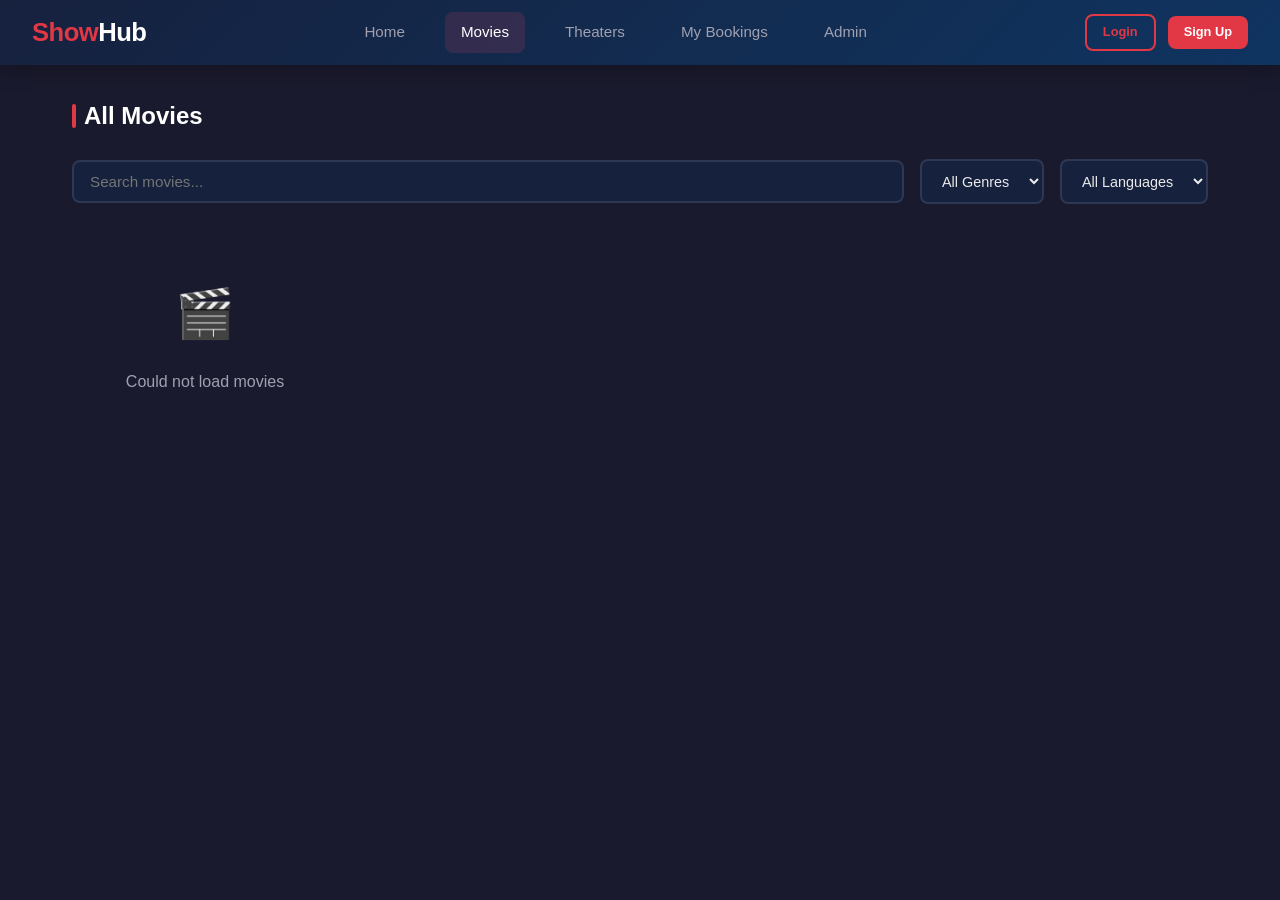
<file: pages/movies.html>
<!doctype html>
<html lang="en">
  <head>
    <meta charset="UTF-8" />
    <meta name="viewport" content="width=device-width, initial-scale=1.0" />
    <title>Movies - ShowHub</title>
    <link rel="stylesheet" href="../css/style.css" />
  </head>
  <body>
    <nav class="navbar">
      <a href="../index.html" class="logo">Show<span>Hub</span></a>
      <div class="nav-links">
        <a href="../index.html">Home</a>
        <a href="movies.html" class="active">Movies</a>
        <a href="theaters.html">Theaters</a>
        <a href="bookings.html">My Bookings</a>
        <a href="admin.html">Admin</a>
      </div>
      <div class="nav-user" id="nav-user"></div>
    </nav>

    <div class="container">
      <h2 class="section-title">All Movies</h2>

      <!-- Filters -->
      <div
        style="
          display: flex;
          gap: 1rem;
          margin-bottom: 1.5rem;
          flex-wrap: wrap;
          align-items: center;
        "
      >
        <input
          type="text"
          id="search"
          placeholder="Search movies..."
          style="
            flex: 1;
            min-width: 200px;
            padding: 0.7rem 1rem;
            border-radius: 8px;
            border: 2px solid rgba(255, 255, 255, 0.1);
            background: var(--bg-card);
            color: var(--text);
            font-size: 0.95rem;
            outline: none;
          "
          oninput="filterMovies()"
        />
        <select
          id="genre-filter"
          onchange="filterMovies()"
          style="
            padding: 0.7rem 1rem;
            border-radius: 8px;
            border: 2px solid rgba(255, 255, 255, 0.1);
            background: var(--bg-card);
            color: var(--text);
            font-size: 0.9rem;
            outline: none;
          "
        >
          <option value="">All Genres</option>
        </select>
        <select
          id="lang-filter"
          onchange="filterMovies()"
          style="
            padding: 0.7rem 1rem;
            border-radius: 8px;
            border: 2px solid rgba(255, 255, 255, 0.1);
            background: var(--bg-card);
            color: var(--text);
            font-size: 0.9rem;
            outline: none;
          "
        >
          <option value="">All Languages</option>
        </select>
      </div>

      <div class="grid grid-4" id="movies-grid"></div>
    </div>

    <script src="../js/api.js"></script>
    <script src="../js/utils.js"></script>
    <script>
      window.addEventListener("beforeunload", () => {
  sessionStorage.setItem("cameFromBack", "true");
});
      let allMovies = [];

      async function loadMovies() {
        showLoading("movies-grid");
        try {
          allMovies = await MovieAPI.getAll();
          renderMovies(allMovies);
          populateFilters();
        } catch (e) {
          showEmpty("movies-grid", "Could not load movies");
        }
      }

      function populateFilters() {
        const genres = [
          ...new Set(allMovies.map((m) => m.genre).filter(Boolean)),
        ];
        const langs = [
          ...new Set(allMovies.map((m) => m.language).filter(Boolean)),
        ];
        const gf = document.getElementById("genre-filter");
        const lf = document.getElementById("lang-filter");
        genres.forEach(
          (g) => (gf.innerHTML += `<option value="${g}">${g}</option>`),
        );
        langs.forEach(
          (l) => (lf.innerHTML += `<option value="${l}">${l}</option>`),
        );
      }

      function filterMovies() {
        const q = document.getElementById("search").value.toLowerCase();
        const genre = document.getElementById("genre-filter").value;
        const lang = document.getElementById("lang-filter").value;
        let filtered = allMovies;
        if (q)
          filtered = filtered.filter((m) => m.title.toLowerCase().includes(q));
        if (genre) filtered = filtered.filter((m) => m.genre === genre);
        if (lang) filtered = filtered.filter((m) => m.language === lang);
        renderMovies(filtered);
      }

      function renderMovies(movies) {
        const grid = document.getElementById("movies-grid");
        if (movies.length === 0) {
          showEmpty("movies-grid", "No movies found");
          return;
        }
        grid.innerHTML = movies
          .map(
            (m) => `
                <a href="movie-detail.html?id=${m.id}" class="card">
                    <div class="card-img" style="display:flex;align-items:center;justify-content:center;font-size:4rem;background:linear-gradient(135deg, #1a1a2e, #16213e);">
                        <img src="${m.posterUrl || "./assets/default-movie.png"}" alt="${m.title}" style="max-width:100%; max-height:100%; border-radius:4px;" />
                    </div>
                    <div class="card-body">
                        <h3>${m.title}</h3>
                        <p>${m.description || ""}</p>
                        <div style="margin-top:0.5rem; display:flex; gap:0.4rem; flex-wrap:wrap;">
                            ${m.genre ? `<span class="badge badge-genre">${m.genre}</span>` : ""}
                            ${m.language ? `<span class="badge badge-lang">${m.language}</span>` : ""}
                            ${m.rating ? `<span class="badge badge-rating">⭐ ${m.rating}</span>` : ""}
                        </div>
                    </div>
                    <div class="card-footer">
                        <span style="font-size:0.8rem;color:var(--text-muted);">${m.durationMinutes ? m.durationMinutes + " min" : ""}</span>
                        <span class="btn btn-sm btn-primary">Book Now</span>
                    </div>
                </a>
            `,
          )
          .join("");
      }

      loadMovies();
    </script>
  </body>
</html>
</file>
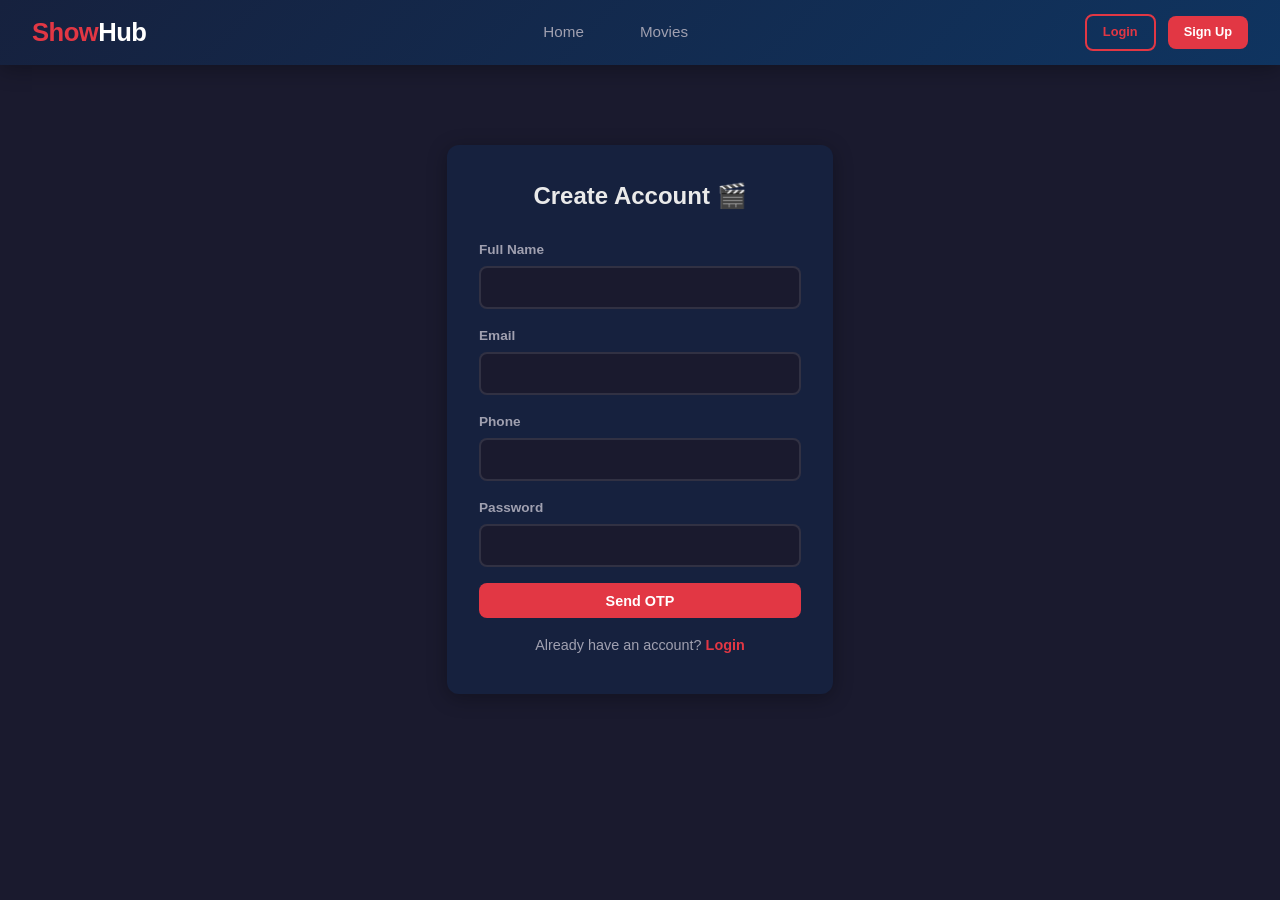
<file: pages/register.html>
<!DOCTYPE html>
<html lang="en">
<head>
    <meta charset="UTF-8">
    <meta name="viewport" content="width=device-width, initial-scale=1.0">
    <title>Register - ShowHub</title>
    <link rel="stylesheet" href="../css/style.css">
</head>
<body>

    <nav class="navbar">
        <a href="../index.html" class="logo">Show<span>Hub</span></a>
        <div class="nav-links">
            <a href="../index.html">Home</a>
            <a href="movies.html">Movies</a>
        </div>
        <div class="nav-user" id="nav-user"></div>
    </nav>

    <div class="container" style="max-width: 450px; margin-top: 3rem;">
        <div class="card" style="border:none;">
            <div class="card-body" style="padding: 2rem;">

                <h2 style="text-align:center; margin-bottom: 1.5rem;">Create Account 🎬</h2>

                <!-- 🔹 STEP 1: REGISTER FORM -->
                <form id="register-form" onsubmit="sendOtp(event)">
                    
                    <div class="form-group">
                        <label>Full Name</label>
                        <input type="text" id="name" required>
                    </div>

                    <div class="form-group">
                        <label>Email</label>
                        <input type="email" id="email" required>
                    </div>

                    <div class="form-group">
                        <label>Phone</label>
                        <input type="tel" id="phone">
                    </div>

                    <div class="form-group">
                        <label>Password</label>
                        <input type="password" id="password" required>
                    </div>

                    <button type="submit" class="btn btn-primary btn-block">
                        Send OTP
                    </button>
                </form>

                <!-- 🔹 STEP 2: OTP SECTION -->
                <div id="otp-section" style="display:none; margin-top:1.5rem;">
                    
                    <div class="form-group">
                        <label>Enter OTP</label>
                        <input type="text" id="otp" placeholder="Enter 6-digit OTP">
                    </div>

                    <button class="btn btn-success btn-block" onclick="verifyOtp()">
                        Verify & Register
                    </button>

                    <button class="btn btn-secondary btn-block" style="margin-top:0.5rem;" onclick="resendOtp()">
                        Resend OTP
                    </button>
                </div>

                <p style="text-align: center; margin-top: 1rem; font-size: 0.9rem;">
                    Already have an account? 
                    <a href="login.html" style="color: var(--primary); font-weight:600;">Login</a>
                </p>

            </div>
        </div>
    </div>

    <script src="../js/api.js"></script>
    <script src="../js/utils.js"></script>

    <script>

        let registerData = {};

        // 🔥 STEP 1: SEND OTP
        async function sendOtp(e) {
    e.preventDefault();
phone= document.getElementById('phone').value;
phone=String(phone).trim();

if(phone && !/^\d{10}$/.test(phone)) {
    showToast('Enter a valid 10-digit phone number', 'error');
    return;
}
// if(!registerData.name || !registerData.email || !registerData.password) {
//     showToast('Please fill all required fields', 'error');
//     return;
// }
    registerData = {
        name: document.getElementById('name').value,
        email: document.getElementById('email').value,
        phone: document.getElementById('phone').value,
        password: document.getElementById('password').value
    };

    try {
        await UserAPI.sendOtp(registerData);

        showToast('OTP sent to your email 📧', 'success');

        // 🔥 FORCE SHOW OTP SECTION
        const otpSection = document.getElementById('otp-section');
        otpSection.style.display = 'block';

    } catch (err) {
        showToast(err.message, 'error');
    }
}

        // 🔥 STEP 2: VERIFY OTP
        async function verifyOtp() {

            const otp = document.getElementById('otp').value;

            if (!otp) {
                showToast('Enter OTP', 'error');
                return;
            }

            try {

                const user = await UserAPI.verifyOtp({
                    email: registerData.email,
                    otp: otp
                });

                setLoggedInUser(user);

                showToast('🎉 Account verified successfully!', 'success');

                setTimeout(() => {
                    window.location.href = '../index.html';
                }, 1000);

            } catch (err) {
                showToast(err.message, 'error');
            }
        }

        // 🔁 RESEND OTP
        async function resendOtp() {
            try {
                await UserAPI.sendOtp(registerData);
                showToast('OTP resent 📧', 'success');
            } catch (err) {
                showToast(err.message, 'error');
            }
        }

    </script>

</body>
</html>
</file>
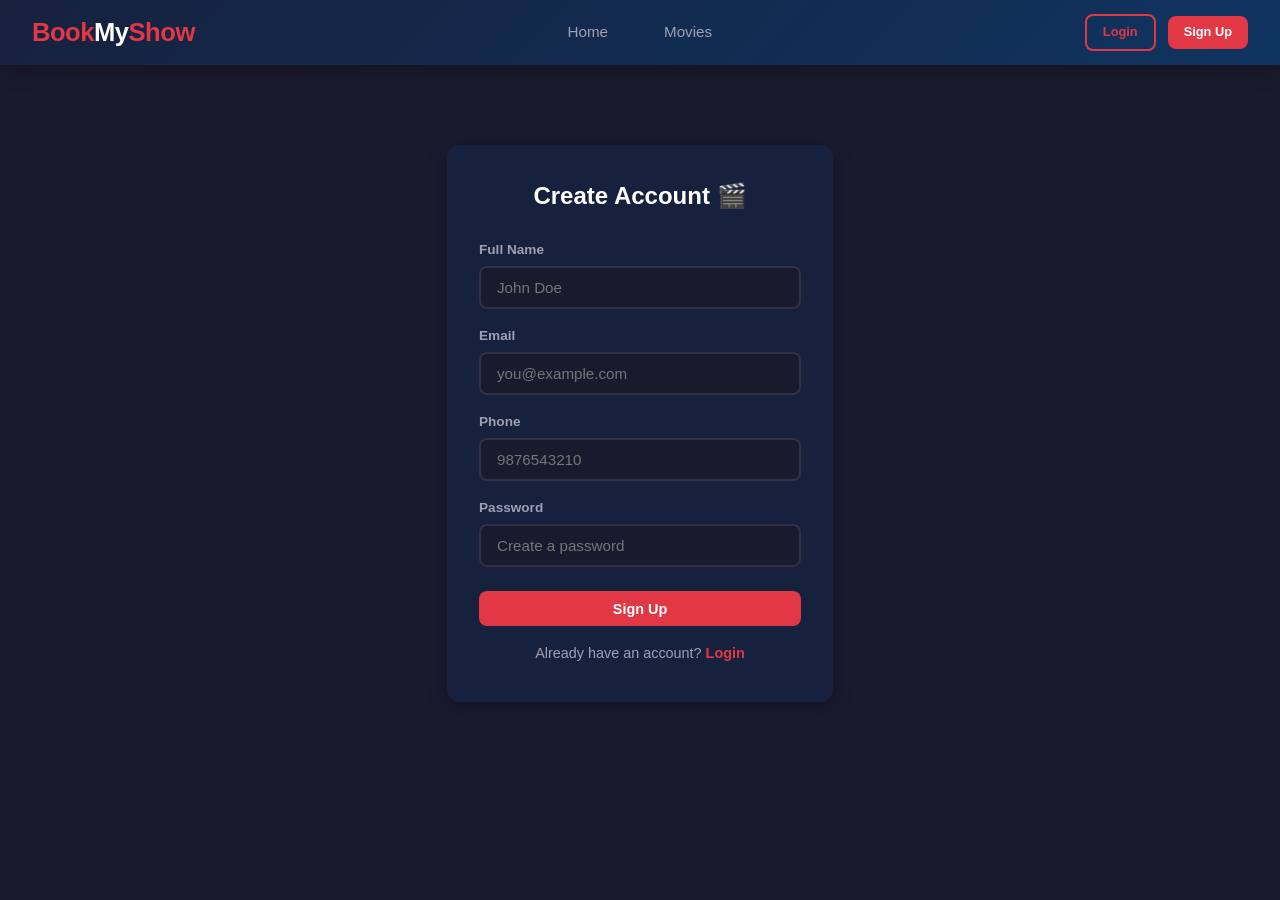
<file: pages/register2.html>
<!DOCTYPE html>
<html lang="en">
<head>
    <meta charset="UTF-8">
    <meta name="viewport" content="width=device-width, initial-scale=1.0">
    <title>Register - BookMyShow</title>
    <link rel="stylesheet" href="../css/style.css">
</head>
<body>

    <nav class="navbar">
        <a href="../index.html" class="logo">Book<span>My</span>Show</a>
        <div class="nav-links">
            <a href="../index.html">Home</a>
            <a href="movies.html">Movies</a>
        </div>
        <div class="nav-user" id="nav-user"></div>
    </nav>

    <div class="container" style="max-width: 450px; margin-top: 3rem;">
        <div class="card" style="border:none;">
            <div class="card-body" style="padding: 2rem;">
                <h2 style="text-align:center; margin-bottom: 1.5rem; color: var(--white);">Create Account 🎬</h2>
                <form id="register-form" onsubmit="handleRegister(event)">
                    <div class="form-group">
                        <label>Full Name</label>
                        <input type="text" id="name" placeholder="John Doe" required>
                    </div>
                    <div class="form-group">
                        <label>Email</label>
                        <input type="email" id="email" placeholder="you@example.com" required>
                    </div>
                    <div class="form-group">
                        <label>Phone</label>
                        <input type="tel" id="phone" placeholder="9876543210">
                    </div>
                    <div class="form-group">
                        <label>Password</label>
                        <input type="password" id="password" placeholder="Create a password" required>
                    </div>
                    <button type="submit" class="btn btn-primary btn-block" style="margin-top: 0.5rem;">Sign Up</button>
                </form>
                <p style="text-align: center; margin-top: 1rem; color: var(--text-muted); font-size: 0.9rem;">
                    Already have an account? <a href="login.html" style="color: var(--primary); font-weight:600;">Login</a>
                </p>
            </div>
        </div>
    </div>

    <script src="../js/api.js"></script>
    <script src="../js/utils.js"></script>
    <script>
        window.addEventListener("beforeunload", () => {
  sessionStorage.setItem("cameFromBack", "true");
});
        async function handleRegister(e) {
            e.preventDefault();
            const data = {
                name: document.getElementById('name').value,
                email: document.getElementById('email').value,
                phone: document.getElementById('phone').value,
                password: document.getElementById('password').value,
                
            };
            try {
                const user = await UserAPI.register(data);
                setLoggedInUser(user);
                showToast('Account created successfully!', 'success');
                setTimeout(() => window.location.href = '../index.html', 1000);
            } catch (err) {
                showToast(err.message, 'error');
            }
        }
    </script>
</body>
</html>
</file>
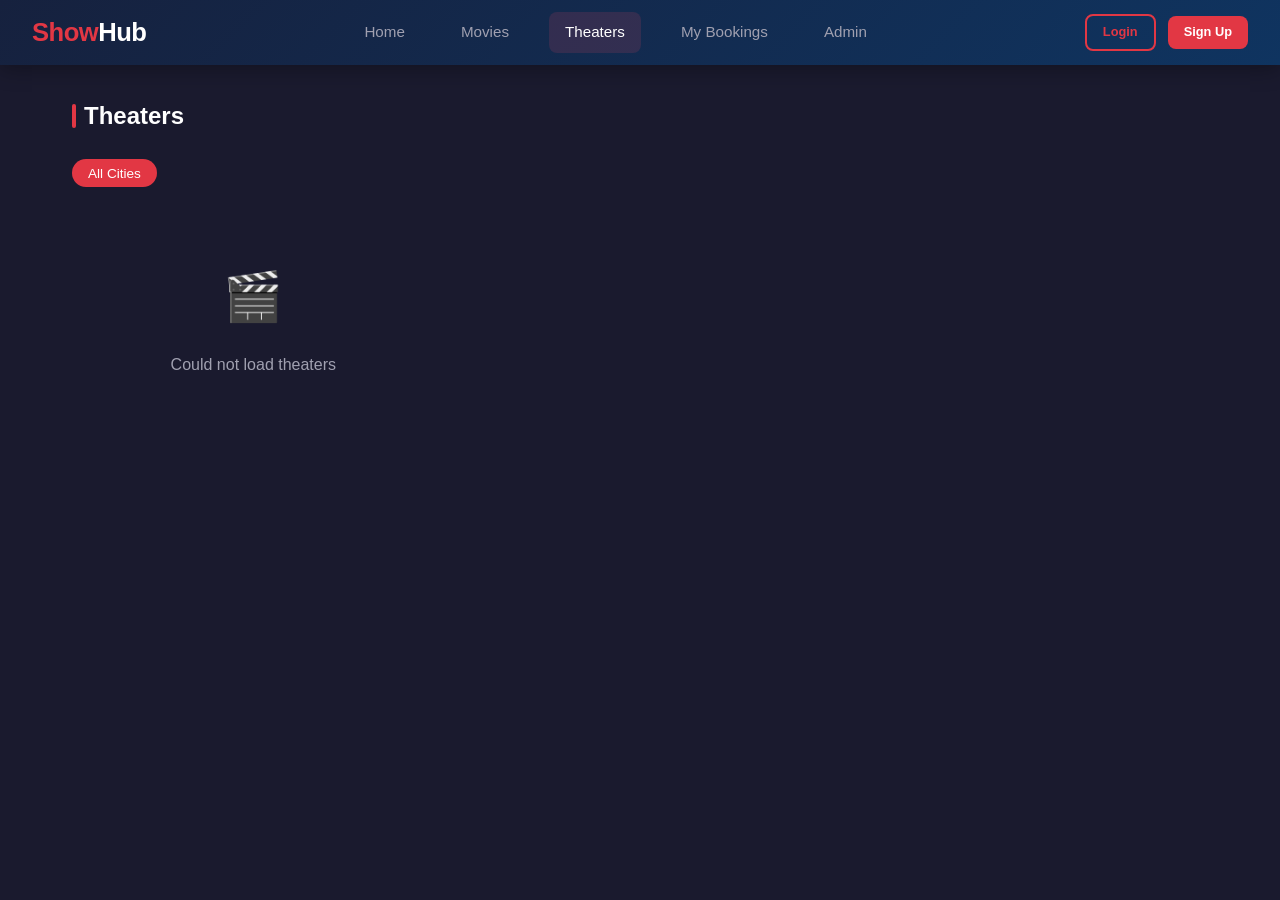
<file: pages/theaters.html>
<!DOCTYPE html>
<html lang="en">
<head>
    <meta charset="UTF-8">
    <meta name="viewport" content="width=device-width, initial-scale=1.0">
    <title>Theaters - ShowHub</title>
    <link rel="stylesheet" href="../css/style.css">
</head>
<body>

    <nav class="navbar">
        <a href="../index.html" class="logo">Show<span>Hub</span></a>
        <div class="nav-links">
            <a href="../index.html">Home</a>
            <a href="movies.html">Movies</a>
            <a href="theaters.html" class="active">Theaters</a>
            <a href="bookings.html">My Bookings</a>
            <a href="admin.html">Admin</a>
        </div>
        <div class="nav-user" id="nav-user"></div>
    </nav>

    <div class="container">
        <h2 class="section-title">Theaters</h2>

        <!-- City filter -->
        <div class="city-bar" id="city-bar" style="background:transparent; padding:0; margin-bottom:1.5rem; border:none;">
            <button class="city-chip active" onclick="loadTheaters(); activateChip(this)">All Cities</button>
        </div>

        <div class="grid grid-3" id="theaters-grid"></div>
    </div>

    <script src="../js/api.js"></script>
    <script src="../js/utils.js"></script>
    <script>
        window.addEventListener("beforeunload", () => {
  sessionStorage.setItem("cameFromBack", "true");
});
        async function loadCities() {
            try {
                const cities = await CityAPI.getAll();
                const bar = document.getElementById('city-bar');
                cities.forEach(city => {
                    const chip = document.createElement('button');
                    chip.className = 'city-chip';
                    chip.textContent = city.name;
                    chip.onclick = () => {
                        activateChip(chip);
                        loadTheatersByCity(city.id);
                    };
                    bar.appendChild(chip);
                });
            } catch (e) { console.log('No cities'); }
        }

        function activateChip(el) {
            document.querySelectorAll('.city-chip').forEach(c => c.classList.remove('active'));
            el.classList.add('active');
        }

        async function loadTheaters() {
            showLoading('theaters-grid');
            try {
                const theaters = await TheaterAPI.getAll();
                renderTheaters(theaters);
            } catch (e) {
                showEmpty('theaters-grid', 'Could not load theaters');
            }
        }

        async function loadTheatersByCity(cityId) {
            showLoading('theaters-grid');
            try {
                const theaters = await TheaterAPI.getByCity(cityId);
                renderTheaters(theaters);
            } catch (e) {
                showEmpty('theaters-grid', 'No theaters in this city');
            }
        }

        function renderTheaters(theaters) {
            const grid = document.getElementById('theaters-grid');
            if (theaters.length === 0) { showEmpty('theaters-grid', 'No theaters found'); return; }
            grid.innerHTML = theaters.map(t => `
                <div class="card">
                    <div class="card-body">
                        <h3>🏛️ ${t.name}</h3>
                        <p>📍 ${t.address || 'N/A'}</p>
                        <p>🌆 ${t.city?.name || ''}, ${t.city?.state || ''}</p>
                    </div>
                    <div class="card-footer">
                        <button class="btn btn-sm btn-outline" onclick="viewScreens(${t.id}, '${t.name}')">View Screens</button>
                    </div>
                </div>
            `).join('');
        }

        async function viewScreens(theaterId, theaterName) {
            try {
                const screens = await ScreenAPI.getByTheater(theaterId);
                if (screens.length === 0) { showToast('No screens found', 'info'); return; }
                let msg = `${theaterName} Screens:\n`;
                screens.forEach(s => msg += `\n• ${s.name} (${s.totalSeats || '?'} seats)`);
                alert(msg);
            } catch (e) {
                showToast('Could not load screens', 'error');
            }
        }

        loadCities();
        loadTheaters();
    </script>
</body>
</html>
</file>
<file: css/style.css>
/* ===== RESET & BASE ===== */
*, *::before, *::after { margin: 0; padding: 0; box-sizing: border-box; }

:root {
    --primary: #e23744;
    --primary-dark: #c1293a;
    --bg-dark: #1a1a2e;
    --bg-card: #16213e;
    --bg-light: #0f3460;
    --text: #eaeaea;
    --text-muted: #a0a0b0;
    --accent: #e94560;
    --success: #2ecc71;
    --warning: #f39c12;
    --white: #ffffff;
    --shadow: 0 4px 20px rgba(0,0,0,0.3);
    --radius: 12px;
    --transition: all 0.3s ease;
}

body {
    font-family: 'Segoe UI', Tahoma, Geneva, Verdana, sans-serif;
    background: var(--bg-dark);
    color: var(--text);
    min-height: 100vh;
    line-height: 1.6;
}
.theatre-block {
  margin-bottom: 1.5rem;
  padding: 1rem;
  border-radius: 10px;
  background: #1e1e2f;
}

.theatre-header h3 {
  margin: 0;
}

.theatre-address {
  font-size: 0.85rem;
  color: #aaa;
  margin-bottom: 0.8rem;
}

.show-times {
  display: flex;
  flex-wrap: wrap;
  gap: 0.6rem;
}

.show-time-btn {
  padding: 0.5rem 0.9rem;
  border-radius: 20px;
  border: 1px solid #444;
  background: #2c2c3e;
  color: #fff;
  cursor: pointer;
  transition: 0.2s;
}

.show-time-btn:hover {
  background: #ff4d6d;
}
.screen-name {
  font-size: 0.75rem;
  color: #aaa;
}

.time {
  font-size: 1rem;
  font-weight: bold;
}

.date {
  font-size: 0.7rem;
  color: #bbb;
}
a { text-decoration: none; color: inherit; }
ul { list-style: none; }
img { max-width: 100%; display: block; }

/* ===== NAVBAR ===== */
.navbar {
    background: linear-gradient(135deg, var(--bg-card), var(--bg-light));
    padding: 0 2rem;
    display: flex;
    align-items: center;
    justify-content: space-between;
    height: 65px;
    position: sticky;
    top: 0;
    z-index: 1000;
    box-shadow: var(--shadow);
}

.navbar .logo {
    font-size: 1.6rem;
    font-weight: 800;
    color: var(--primary);
    letter-spacing: -0.5px;
}

.navbar .logo span {
    color: var(--white);
}

.nav-links {
    display: flex;
    gap: 1.5rem;
    align-items: center;
}

.nav-links a {
    color: var(--text-muted);
    font-weight: 500;
    padding: 0.5rem 1rem;
    border-radius: 8px;
    transition: var(--transition);
    font-size: 0.95rem;
}

.nav-links a:hover, .nav-links a.active {
    color: var(--white);
    background: rgba(233, 69, 96, 0.15);
}

.nav-user {
    display: flex;
    align-items: center;
    gap: 0.75rem;
}
.city-modal {
  position: fixed;
  top: 0;
  left: 0;
  width: 100%;
  height: 100%;
  background: rgba(0,0,0,0.6);
  display: none;
  justify-content: center;
  align-items: center;
  z-index: 1000;
}

.city-modal-content {
  background: white;
  padding: 20px;
  border-radius: 8px;
  width: 300px;
  max-height: 400px;
  overflow-y: auto;
}

.city-modal-content input {
  width: 100%;
  padding: 8px;
  margin-bottom: 10px;
}

.city-option {
  padding: 8px;
  cursor: pointer;
}

.city-option:hover {
  background: #eee;
}

.btn {
    padding: 0.6rem 1.5rem;
    border: none;
    border-radius: 8px;
    font-size: 0.9rem;
    font-weight: 600;
    cursor: pointer;
    transition: var(--transition);
    display: inline-flex;
    align-items: center;
    gap: 0.4rem;
}

.btn-primary {
    background: var(--primary);
    color: var(--white);
}

.btn-primary:hover {
    background: var(--primary-dark);
    transform: translateY(-1px);
}

.btn-outline {
    background: transparent;
    color: var(--primary);
    border: 2px solid var(--primary);
}

.btn-outline:hover {
    background: var(--primary);
    color: var(--white);
}

.btn-success {
    background: var(--success);
    color: var(--white);
}

.btn-success:hover {
    background: #27ae60;
}

.btn-danger {
    background: var(--accent);
    color: var(--white);
}

.btn-danger:hover {
    background: #d63851;
}

.btn-sm {
    padding: 0.4rem 1rem;
    font-size: 0.8rem;
}

.btn-block {
    width: 100%;
    justify-content: center;
}

/* ===== HERO ===== */
.hero {
    background: linear-gradient(135deg, var(--bg-dark) 0%, var(--bg-light) 50%, var(--bg-dark) 100%);
    padding: 4rem 2rem;
    text-align: center;
}

.hero h1 {
    font-size: 2.8rem;
    font-weight: 800;
    margin-bottom: 0.5rem;
}

.hero h1 span {
    color: var(--primary);
}

.hero p {
    color: var(--text-muted);
    font-size: 1.1rem;
    max-width: 600px;
    margin: 0 auto 2rem;
}

.search-bar {
    max-width: 500px;
    margin: 0 auto;
    display: flex;
    gap: 0.5rem;
}

.search-bar input {
    flex: 1;
    padding: 0.8rem 1.2rem;
    border-radius: 8px;
    border: 2px solid var(--bg-light);
    background: var(--bg-card);
    color: var(--text);
    font-size: 1rem;
    outline: none;
    transition: var(--transition);
}

.search-bar input:focus {
    border-color: var(--primary);
}

/* ===== CONTAINER ===== */
.container {
    max-width: 1200px;
    margin: 0 auto;
    padding: 2rem;
}

.section-title {
    font-size: 1.5rem;
    font-weight: 700;
    margin-bottom: 1.5rem;
    color: var(--white);
    display: flex;
    align-items: center;
    gap: 0.5rem;
}

.section-title::before {
    content: '';
    width: 4px;
    height: 24px;
    background: var(--primary);
    border-radius: 2px;
}

/* ===== GRID ===== */
.grid {
    display: grid;
    gap: 1.5rem;
}

.grid-2 { grid-template-columns: repeat(auto-fill, minmax(300px, 1fr)); }
.grid-3 { grid-template-columns: repeat(auto-fill, minmax(280px, 1fr)); }
.grid-4 { grid-template-columns: repeat(auto-fill, minmax(220px, 1fr)); }

/* ===== CARD ===== */
.card {
    background: var(--bg-card);
    border-radius: var(--radius);
    overflow: hidden;
    box-shadow: var(--shadow);
    transition: var(--transition);
    border: 1px solid rgba(255,255,255,0.05);
}

.card:hover {
    transform: translateY(-4px);
    border-color: rgba(233, 69, 96, 0.3);
}

.card-img {
    width: 100%;
    height: 320px;
    object-fit: cover;
    background: var(--bg-light);
}

.card-body {
    padding: 1.2rem;
}

.card-body h3 {
    font-size: 1.1rem;
    font-weight: 700;
    margin-bottom: 0.3rem;
    color: var(--white);
}

.card-body p {
    font-size: 0.85rem;
    color: var(--text-muted);
    margin-bottom: 0.3rem;
}

.card-footer {
    padding: 0.8rem 1.2rem;
    border-top: 1px solid rgba(255,255,255,0.05);
    display: flex;
    justify-content: space-between;
    align-items: center;
}

/* ===== BADGE ===== */
.badge {
    display: inline-block;
    padding: 0.2rem 0.7rem;
    border-radius: 20px;
    font-size: 0.75rem;
    font-weight: 600;
}

.badge-genre {
    background: rgba(233, 69, 96, 0.2);
    color: var(--accent);
}

.badge-lang {
    background: rgba(46, 204, 113, 0.2);
    color: var(--success);
}

.badge-rating {
    background: rgba(243, 156, 18, 0.2);
    color: var(--warning);
}

/* ===== MODAL ===== */
.modal-overlay {
    display: none;
    position: fixed;
    inset: 0;
    background: rgba(0,0,0,0.7);
    z-index: 2000;
    justify-content: center;
    align-items: center;
    backdrop-filter: blur(4px);
}

.modal-overlay.active {
    display: flex;
}

.modal {
    background: var(--bg-card);
    border-radius: var(--radius);
    padding: 2rem;
    width: 90%;
    max-width: 500px;
    max-height: 85vh;
    overflow-y: auto;
    box-shadow: var(--shadow);
    position: relative;
}

.modal h2 {
    font-size: 1.4rem;
    margin-bottom: 1.5rem;
    color: var(--white);
}

.modal-close {
    position: absolute;
    top: 1rem;
    right: 1rem;
    background: none;
    border: none;
    color: var(--text-muted);
    font-size: 1.5rem;
    cursor: pointer;
    transition: var(--transition);
}

.modal-close:hover { color: var(--primary); }

/* ===== FORM ===== */
.form-group {
    margin-bottom: 1rem;
}

.form-group label {
    display: block;
    font-size: 0.85rem;
    font-weight: 600;
    color: var(--text-muted);
    margin-bottom: 0.3rem;
}

.form-group input,
.form-group select,
.form-group textarea {
    width: 100%;
    padding: 0.7rem 1rem;
    border-radius: 8px;
    border: 2px solid rgba(255,255,255,0.1);
    background: var(--bg-dark);
    color: var(--text);
    font-size: 0.95rem;
    outline: none;
    transition: var(--transition);
}

.form-group input:focus,
.form-group select:focus {
    border-color: var(--primary);
}

/* ===== SEAT MAP ===== */
.seat-map {
    display: flex;
    flex-direction: column;
    align-items: center;
    gap: 0.5rem;
    margin: 1.5rem 0;
}

.seat-row {
    display: flex;
    gap: 0.5rem;
    align-items: center;
}

.seat-row-label {
    width: 24px;
    font-size: 0.8rem;
    font-weight: 700;
    color: var(--text-muted);
    text-align: center;
}

.seat {
    width: 36px;
    height: 36px;
    border-radius: 6px 6px 10px 10px;
    display: flex;
    align-items: center;
    justify-content: center;
    font-size: 0.65rem;
    font-weight: 700;
    cursor: pointer;
    transition: var(--transition);
    border: 2px solid transparent;
}

.seat.available {
    background: var(--bg-light);
    color: var(--text-muted);
    border-color: rgba(255,255,255,0.15);
}

.seat.available:hover {
    background: rgba(233, 69, 96, 0.3);
    border-color: var(--primary);
}

.seat.selected {
    background: var(--primary);
    color: var(--white);
    border-color: var(--primary);
}

.seat.booked {
    background: rgba(255,255,255,0.05);
    color: rgba(255,255,255,0.2);
    cursor: not-allowed;
    border-color: rgba(255,255,255,0.05);
}

.seat.vip { border-bottom: 3px solid var(--warning); }
.seat.premium { border-bottom: 3px solid var(--success); }

.screen-indicator {
    width: 60%;
    max-width: 300px;
    height: 6px;
    background: linear-gradient(to right, transparent, var(--text-muted), transparent);
    border-radius: 50%;
    margin-bottom: 1rem;
}

.screen-label {
    font-size: 0.75rem;
    color: var(--text-muted);
    letter-spacing: 3px;
    text-transform: uppercase;
    margin-bottom: 0.3rem;
}

.seat-legend {
    display: flex;
    gap: 1.5rem;
    justify-content: center;
    margin-top: 1rem;
    flex-wrap: wrap;
}

.seat-legend-item {
    display: flex;
    align-items: center;
    gap: 0.4rem;
    font-size: 0.8rem;
    color: var(--text-muted);
}

.seat-legend-box {
    width: 18px;
    height: 18px;
    border-radius: 4px;
}

/* ===== TABLE ===== */
.data-table {
    width: 100%;
    border-collapse: collapse;
    margin-top: 1rem;
}

.data-table th, .data-table td {
    padding: 0.8rem 1rem;
    text-align: left;
    border-bottom: 1px solid rgba(255,255,255,0.05);
    font-size: 0.9rem;
}

.data-table th {
    background: var(--bg-light);
    color: var(--text-muted);
    font-weight: 600;
    text-transform: uppercase;
    font-size: 0.8rem;
    letter-spacing: 0.5px;
}

.data-table tr:hover {
    background: rgba(255,255,255,0.02);
}

/* ===== SHOW LIST ===== */
.show-card {
    background: var(--bg-card);
    border-radius: var(--radius);
    padding: 1.2rem;
    display: flex;
    justify-content: space-between;
    align-items: center;
    border: 1px solid rgba(255,255,255,0.05);
    transition: var(--transition);
}

.show-card:hover {
    border-color: rgba(233, 69, 96, 0.3);
}

.show-info h4 {
    color: var(--white);
    margin-bottom: 0.2rem;
}

.show-info p {
    color: var(--text-muted);
    font-size: 0.85rem;
}

.show-meta {
    text-align: right;
}

.show-meta .price {
    font-size: 1.2rem;
    font-weight: 700;
    color: var(--success);
}

/* ===== BOOKING SUMMARY ===== */
.booking-summary {
    background: var(--bg-card);
    border-radius: var(--radius);
    padding: 1.5rem;
    border: 1px solid rgba(255,255,255,0.05);
}

.booking-summary h3 {
    margin-bottom: 1rem;
    color: var(--white);
}

.summary-row {
    display: flex;
    justify-content: space-between;
    padding: 0.5rem 0;
    font-size: 0.9rem;
    border-bottom: 1px solid rgba(255,255,255,0.05);
}

.summary-row:last-child {
    border-bottom: none;
    font-weight: 700;
    font-size: 1.1rem;
    color: var(--success);
    padding-top: 0.8rem;
}

/* ===== TABS ===== */
.tabs {
    display: flex;
    gap: 0.5rem;
    margin-bottom: 1.5rem;
    border-bottom: 2px solid rgba(255,255,255,0.05);
    padding-bottom: 0;
}

.tab {
    padding: 0.7rem 1.5rem;
    font-size: 0.9rem;
    font-weight: 600;
    color: var(--text-muted);
    cursor: pointer;
    border-bottom: 3px solid transparent;
    transition: var(--transition);
    background: none;
    border-top: none;
    border-left: none;
    border-right: none;
}

.tab:hover { color: var(--white); }

.tab.active {
    color: var(--primary);
    border-bottom-color: var(--primary);
}

/* ===== CITY SELECTOR ===== */
.city-bar {
    background: var(--bg-card);
    padding: 0.8rem 2rem;
    display: flex;
    align-items: center;
    gap: 1rem;
    border-bottom: 1px solid rgba(255,255,255,0.05);
    overflow-x: auto;
}

.city-chip {
    padding: 0.4rem 1rem;
    border-radius: 20px;
    font-size: 0.85rem;
    font-weight: 500;
    cursor: pointer;
    background: var(--bg-dark);
    color: var(--text-muted);
    white-space: nowrap;
    transition: var(--transition);
    border: none;
}

.city-chip:hover, .city-chip.active {
    background: var(--primary);
    color: var(--white);
}

/* ===== TOAST ===== */
.toast-container {
    position: fixed;
    top: 80px;
    right: 20px;
    z-index: 3000;
    display: flex;
    flex-direction: column;
    gap: 0.5rem;
}

.toast {
    padding: 0.8rem 1.5rem;
    border-radius: 8px;
    font-size: 0.9rem;
    font-weight: 500;
    color: var(--white);
    box-shadow: var(--shadow);
    animation: slideIn 0.3s ease, fadeOut 0.3s ease 2.7s;
    min-width: 250px;
}

.toast-success { background: var(--success); }
.toast-error { background: var(--accent); }
.toast-info { background: var(--bg-light); }

@keyframes slideIn {
    from { transform: translateX(100%); opacity: 0; }
    to { transform: translateX(0); opacity: 1; }
}

@keyframes fadeOut {
    to { opacity: 0; transform: translateX(100%); }
}

/* ===== LOADING ===== */
.spinner {
    display: inline-block;
    width: 30px;
    height: 30px;
    border: 3px solid rgba(255,255,255,0.1);
    border-top-color: var(--primary);
    border-radius: 50%;
    animation: spin 0.8s linear infinite;
}

@keyframes spin {
    to { transform: rotate(360deg); }
}

.loading-center {
    display: flex;
    justify-content: center;
    padding: 3rem;
}

/* ===== EMPTY STATE ===== */
.empty-state {
    text-align: center;
    padding: 3rem;
    color: var(--text-muted);
}

.empty-state .icon {
    font-size: 3rem;
    margin-bottom: 1rem;
}

/* ===== RESPONSIVE ===== */
@media (max-width: 768px) {
    .navbar { padding: 0 1rem; }
    .nav-links { gap: 0.5rem; }
    .nav-links a { padding: 0.4rem 0.6rem; font-size: 0.8rem; }
    .hero h1 { font-size: 1.8rem; }
    .container { padding: 1rem; }
    .grid-3, .grid-4 { grid-template-columns: 1fr 1fr; }
    .show-card { flex-direction: column; gap: 1rem; text-align: center; }
    .show-meta { text-align: center; }
}

@media (max-width: 480px) {
    .grid-3, .grid-4 { grid-template-columns: 1fr; }
}
</file>
